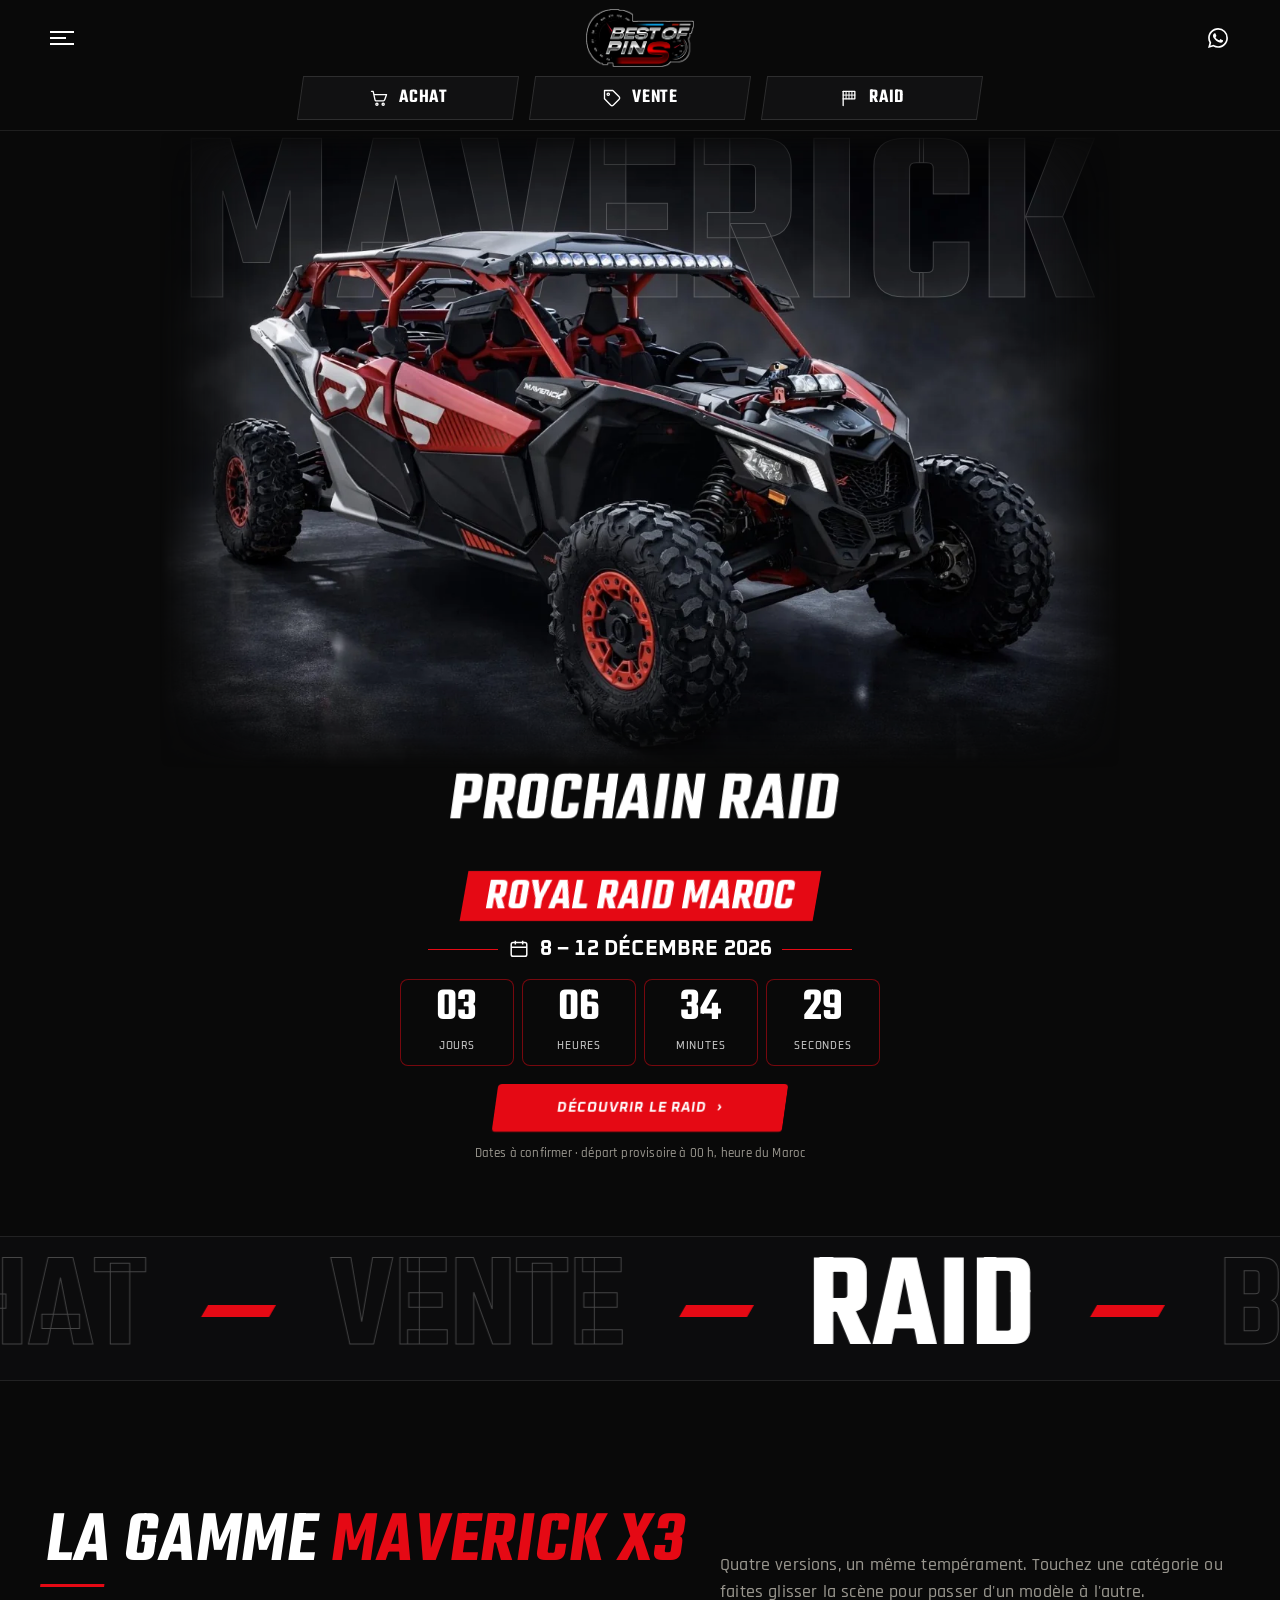
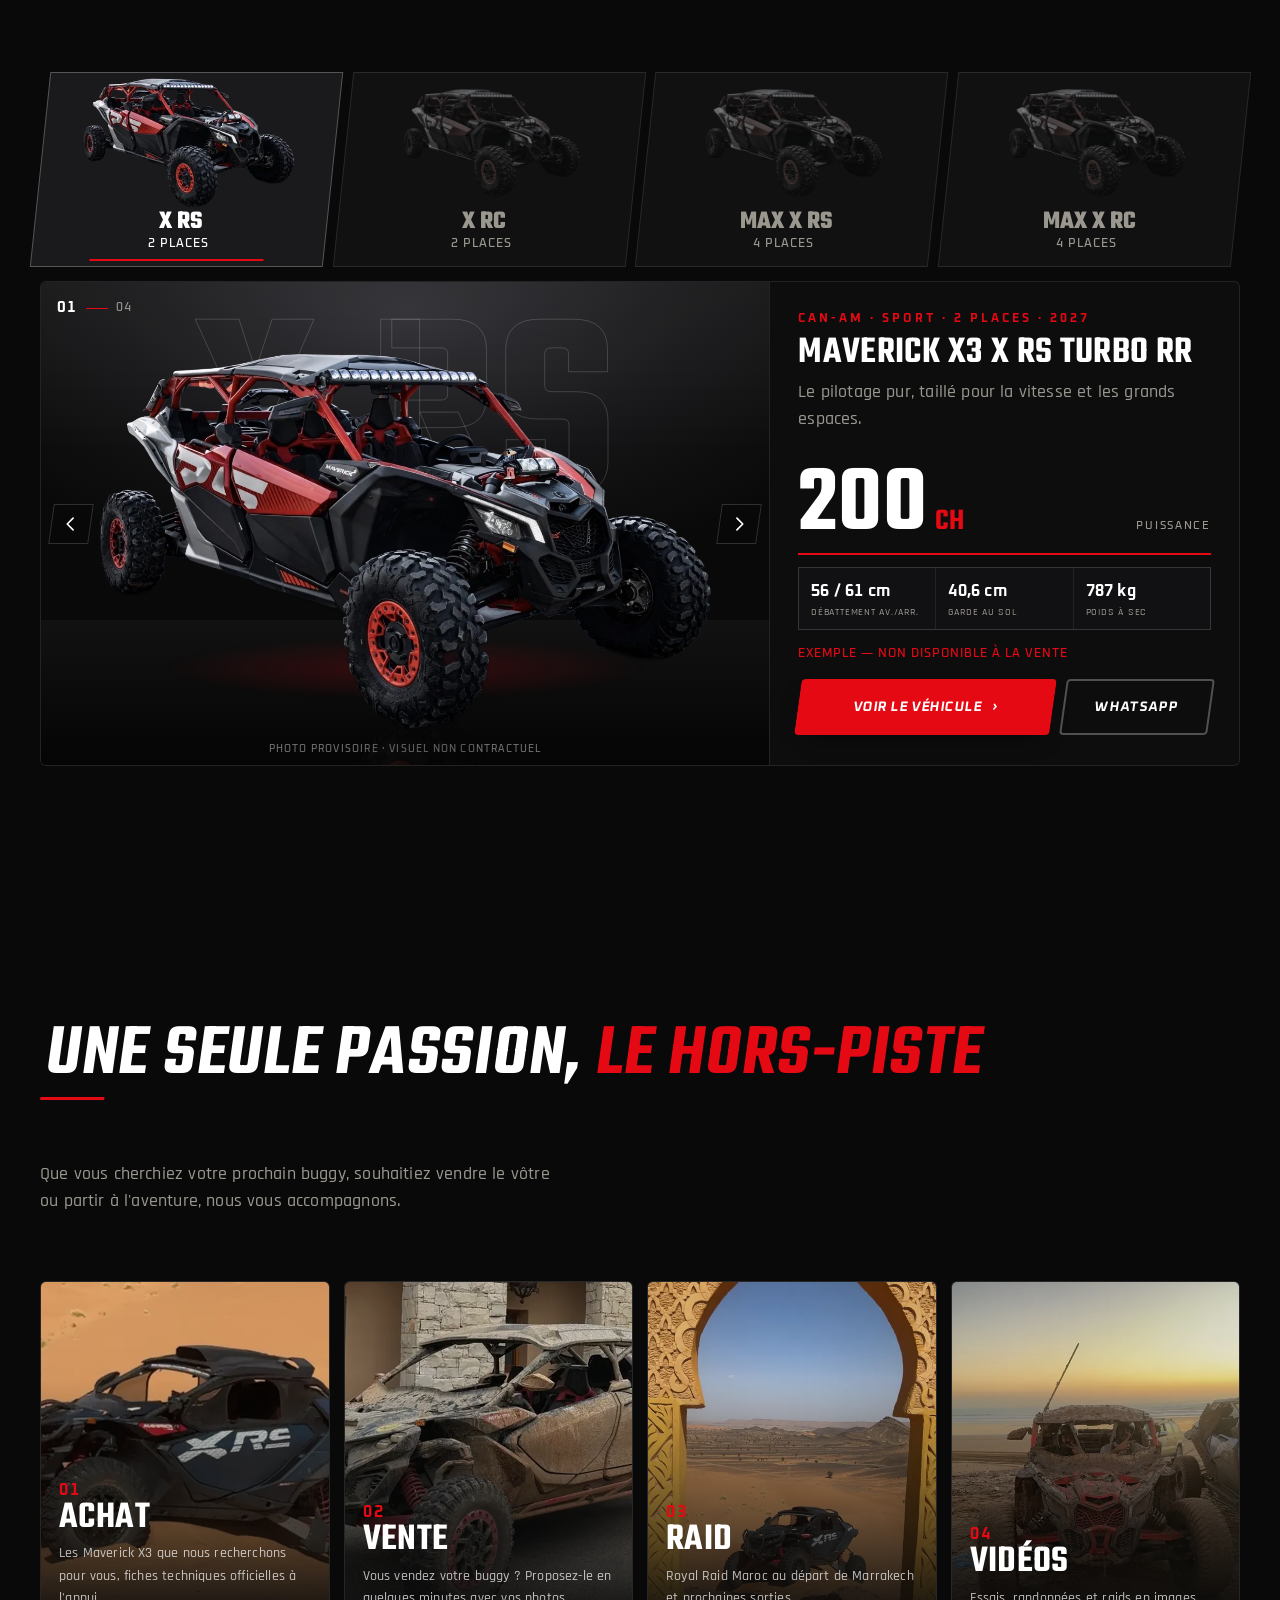
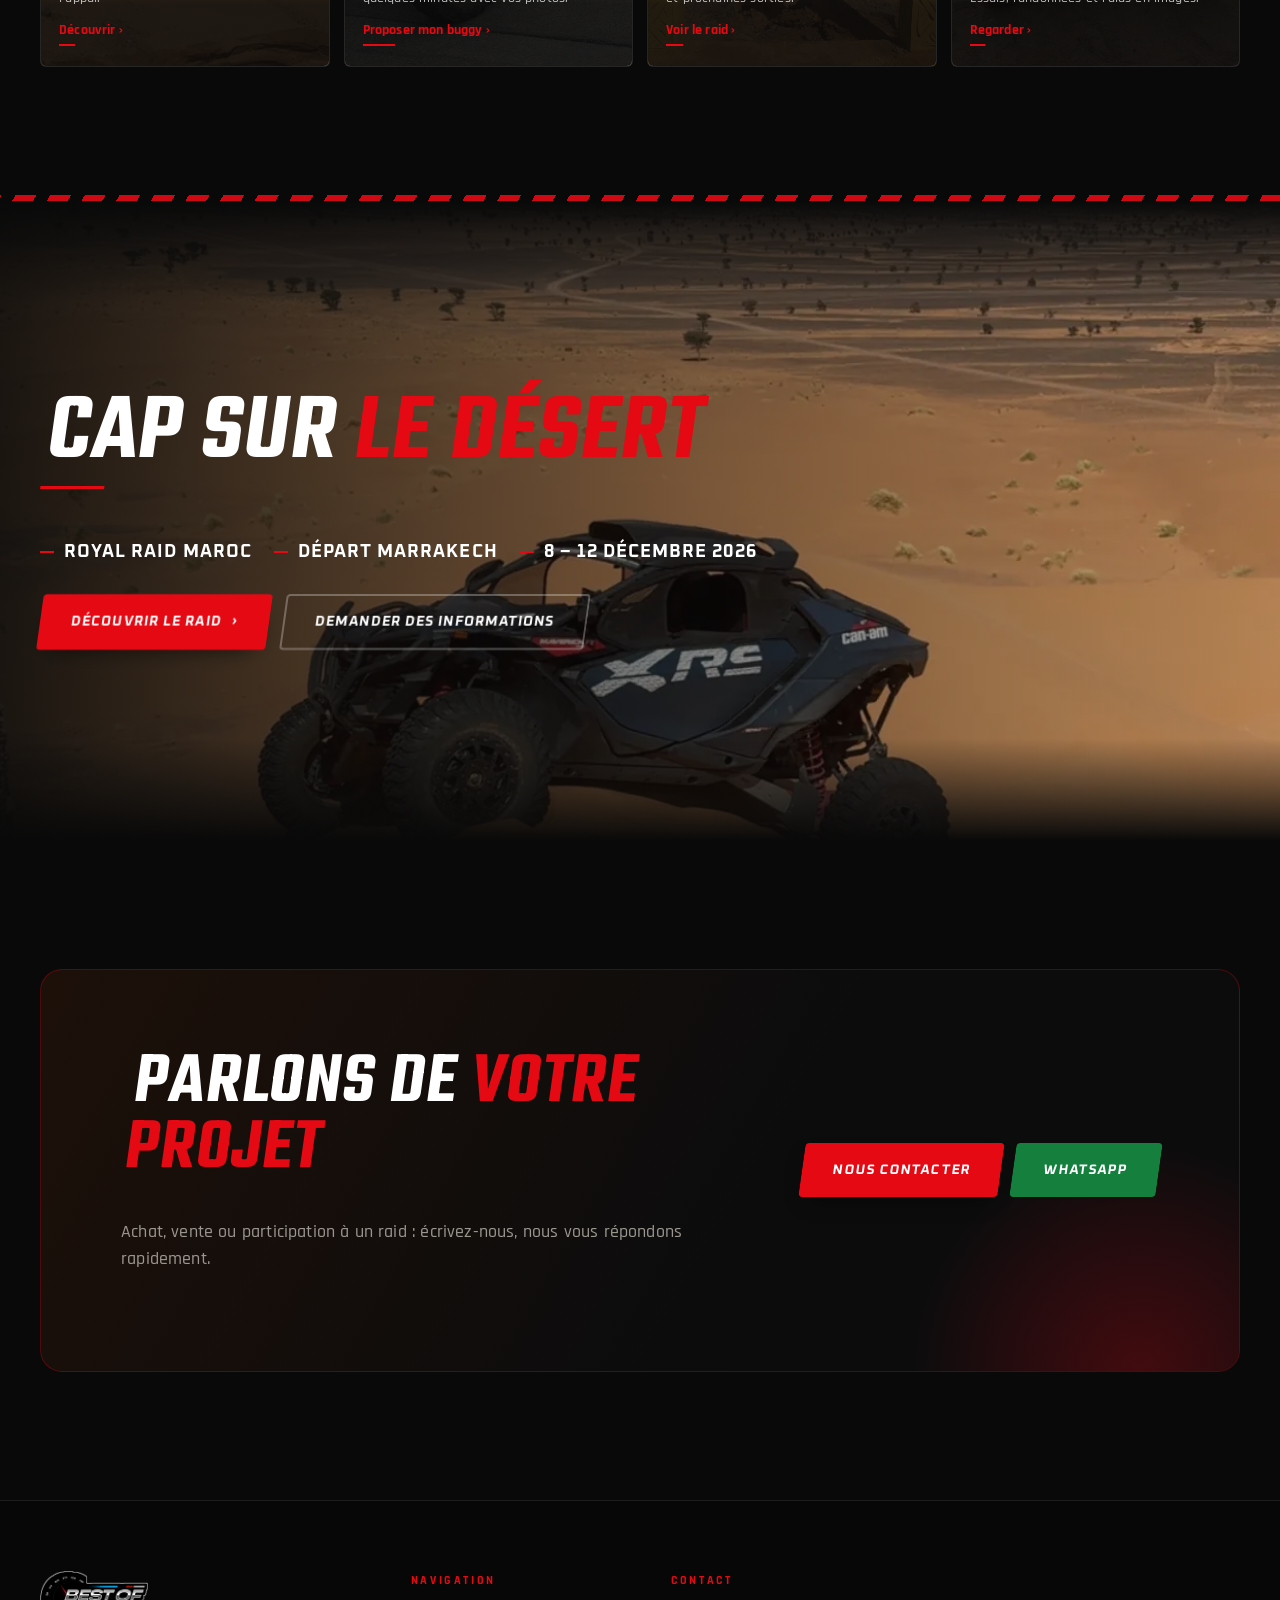
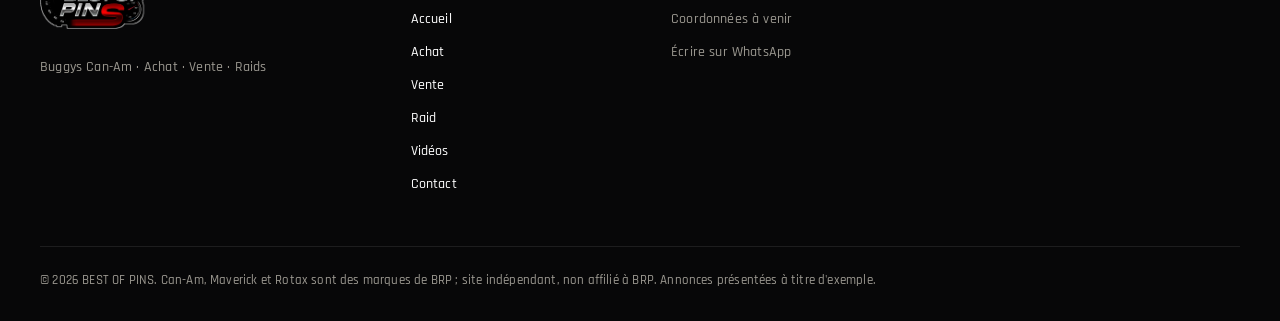
<file: index.html>
<!doctype html>
<html lang="fr">
<head>
  <meta charset="utf-8">
  <meta name="viewport" content="width=device-width, initial-scale=1, viewport-fit=cover">
  <meta name="theme-color" content="#090909">
  <title>BEST OF PINS — Buggys Can-Am : achat, vente, raids</title>
  <meta name="description" content="BEST OF PINS : spécialiste des buggys Can-Am. Achat, vente entre particuliers, raids et randonnées au Maroc.">
  <meta property="og:type" content="website">
  <meta property="og:site_name" content="BEST OF PINS">
  <meta property="og:locale" content="fr_FR">
  <meta property="og:title" content="BEST OF PINS — Buggys Can-Am : achat, vente, raids">
  <meta property="og:description" content="BEST OF PINS : spécialiste des buggys Can-Am. Achat, vente entre particuliers, raids et randonnées au Maroc.">
  <meta property="og:image" content="https://mohamedalibenaicha06-lgtm.github.io/prestige-auto/assets/og.jpg">
  <meta property="og:image:width" content="1200">
  <meta property="og:image:height" content="630">
  <meta name="twitter:card" content="summary_large_image">
  <link rel="icon" href="assets/favicon.png" type="image/png">
  <link rel="apple-touch-icon" href="assets/apple-touch-icon.png">
  <link rel="preconnect" href="https://fonts.googleapis.com">
  <link rel="preconnect" href="https://fonts.gstatic.com" crossorigin>
  <link href="https://fonts.googleapis.com/css2?family=Teko:wght@500;600&family=Rajdhani:wght@500;600;700&family=Oxanium:wght@600;700&display=swap" rel="stylesheet">
  <link rel="stylesheet" href="css/style.css">
  <link rel="stylesheet" href="css/sport.css">
  <script>(function(d){d.classList.add("fx");try{var s=sessionStorage;if(matchMedia("(prefers-reduced-motion: reduce)").matches);else if(s.getItem("bop-wipe")){s.removeItem("bop-wipe");d.classList.add("wipe-in")}else if(!s.getItem("bop-seen"))d.classList.add("intro");s.setItem("bop-seen","1")}catch(e){}setTimeout(function(){if(!d.classList.contains("js-ok")){d.classList.remove("fx");d.classList.add("no-fx")}},4000)})(document.documentElement)</script>
  <noscript><style>body{opacity:1}.reveal,.rise{opacity:1;transform:none}</style></noscript>
</head>
<body data-page="home">
  <header id="site-header" class="site-header"></header>

  <main>
    <section class="home-hero" aria-labelledby="home-title">
      <h1 class="sr-only" id="home-title">BEST OF PINS — buggys Can-Am : achat, vente et Royal Raid Maroc</h1>
      <figure class="xrs-photo" data-para="0.12">
        <div class="xrs-frame">
          <picture>
            <source media="(max-width: 700px)" srcset="media/xrs-studio-800.webp" width="800" height="530">
            <img src="media/xrs-studio.webp" width="1290" height="855" alt="Buggy Can-Am Maverick X3 rouge, noir et blanc photographié en studio sur fond noir" fetchpriority="high" decoding="async">
          </picture>
          <span class="xrs-word" aria-hidden="true"><span>Maverick</span></span>
          <picture class="xrs-cut" aria-hidden="true">
            <source media="(max-width: 700px)" srcset="media/xrs-studio-cut-800.webp" width="800" height="530">
            <img src="media/xrs-studio-cut.webp" width="1290" height="855" alt="" decoding="async">
          </picture>
        </div>
      </figure>
      <div class="container next-raid">
        <h2 class="nr-title">Prochain raid</h2>
        <p class="nr-badge"><span class="nr-w">Royal</span> <span class="nr-w">Raid</span> <span class="nr-w">Maroc</span></p>
        <p class="nr-dates"><svg viewBox="0 0 24 24" aria-hidden="true"><rect x="3.5" y="5" width="17" height="15" rx="2"/><path d="M3.5 10h17M8 3v4M16 3v4"/></svg><span>8 – 12 décembre 2026</span></p>
        <div class="countdown countdown-raid" data-countdown="raid" data-long="1" role="timer" aria-label="Temps restant avant le départ du Royal Raid Maroc"></div>
        <a class="btn btn-gold nr-cta" href="raids.html">Découvrir le raid <span class="arrow">›</span></a>
        <p class="nr-note">Dates à confirmer · départ provisoire à 00 h, heure du Maroc</p>
      </div>
    </section>

    <div class="ghost-band" aria-hidden="true">
      <div class="ghost-track"><span>Achat</span><i></i><span>Vente</span><i></i><b>Raid</b><i></i><span>Best of Pins</span><i></i><span>Achat</span><i></i><span>Vente</span><i></i><b>Raid</b><i></i><span>Best of Pins</span><i></i><span>Achat</span><i></i><span>Vente</span><i></i><b>Raid</b></div>
    </div>

    <section class="section showroom-section">
      <div class="container">
        <div class="section-head reveal">
          <div>
            <h2>La gamme <em>Maverick X3</em></h2>
          </div>
          <p class="muted">Quatre versions, un même tempérament. Touchez une catégorie ou faites glisser la scène pour passer d'un modèle à l'autre.</p>
        </div>
        <div class="showroom reveal" id="showroom"></div>
      </div>
    </section>

    <section class="section">
      <div class="container">
        <div class="section-head reveal">
          <div>
            <h2>Une seule passion, <em>le hors-piste</em></h2>
          </div>
          <p class="muted">Que vous cherchiez votre prochain buggy, souhaitiez vendre le vôtre ou partir à l'aventure, nous vous accompagnons.</p>
        </div>
        <div class="tiles posters">
          <a class="tile poster reveal" href="achat.html"><div class="tile-img" data-photo="affAchat"></div><div class="tile-txt"><span class="tile-num">01</span><h3>Achat</h3><p>Les Maverick X3 que nous recherchons pour vous, fiches techniques officielles à l'appui.</p><span class="tile-go">Découvrir ›</span></div></a>
          <a class="tile poster reveal" href="vente.html"><div class="tile-img" data-photo="affVente"></div><div class="tile-txt"><span class="tile-num">02</span><h3>Vente</h3><p>Vous vendez votre buggy ? Proposez-le en quelques minutes avec vos photos.</p><span class="tile-go">Proposer mon buggy ›</span></div></a>
          <a class="tile poster reveal" href="raids.html"><div class="tile-img" data-photo="affRaid"></div><div class="tile-txt"><span class="tile-num">03</span><h3>Raid</h3><p>Royal Raid Maroc au départ de Marrakech et prochaines sorties.</p><span class="tile-go">Voir le raid ›</span></div></a>
          <a class="tile poster reveal" href="videos.html"><div class="tile-img" data-photo="affVideos"></div><div class="tile-txt"><span class="tile-num">04</span><h3>Vidéos</h3><p>Essais, randonnées et raids en images.</p><span class="tile-go">Regarder ›</span></div></a>
        </div>
      </div>
    </section>


    <div class="stripe" aria-hidden="true"></div>
    <section class="section raid-band" aria-labelledby="rb-title">
      <div class="raid-band-bg" data-photo="hero" data-scene="dunes" data-depth aria-hidden="true"></div>
      <div class="container raid-band-inner">
        <div class="section-head reveal" style="margin-bottom:0;display:block">
          <h2 id="rb-title">Cap sur <em>le désert</em></h2>
        </div>
        <ul class="rb-facts reveal">
          <li>Royal Raid Maroc</li><li>Départ Marrakech</li><li>8 – 12 décembre 2026</li>
        </ul>
        <div class="hero-actions reveal">
          <a class="btn btn-gold" href="raids.html">Découvrir le raid <span class="arrow">›</span></a>
          <a class="btn btn-outline" href="contact.html?sujet=raid">Demander des informations</a>
        </div>
      </div>
    </section>

    <section class="section">
      <div class="container">
        <div class="cta reveal">
          <div>
            <h2>Parlons de <em>votre projet</em></h2>
            <p class="muted">Achat, vente ou participation à un raid : écrivez-nous, nous vous répondons rapidement.</p>
          </div>
          <div class="cta-actions">
            <a class="btn btn-gold" href="contact.html">Nous contacter</a>
            <a class="btn btn-wa js-wa" href="#" target="_blank" rel="noopener">WhatsApp</a>
          </div>
        </div>
      </div>
    </section>
  </main>

  <footer id="site-footer" class="site-footer"></footer>

  <script src="js/data.js"></script>
  <script src="js/art.js"></script>
  <script src="js/main.js"></script>
  <script src="js/pages.js"></script>
  <script defer src="js/vendor/gsap.min.js"></script>
  <script defer src="js/vendor/ScrollTrigger.min.js"></script>
  <script defer src="js/motion.js"></script>
</body>
</html>
</file>
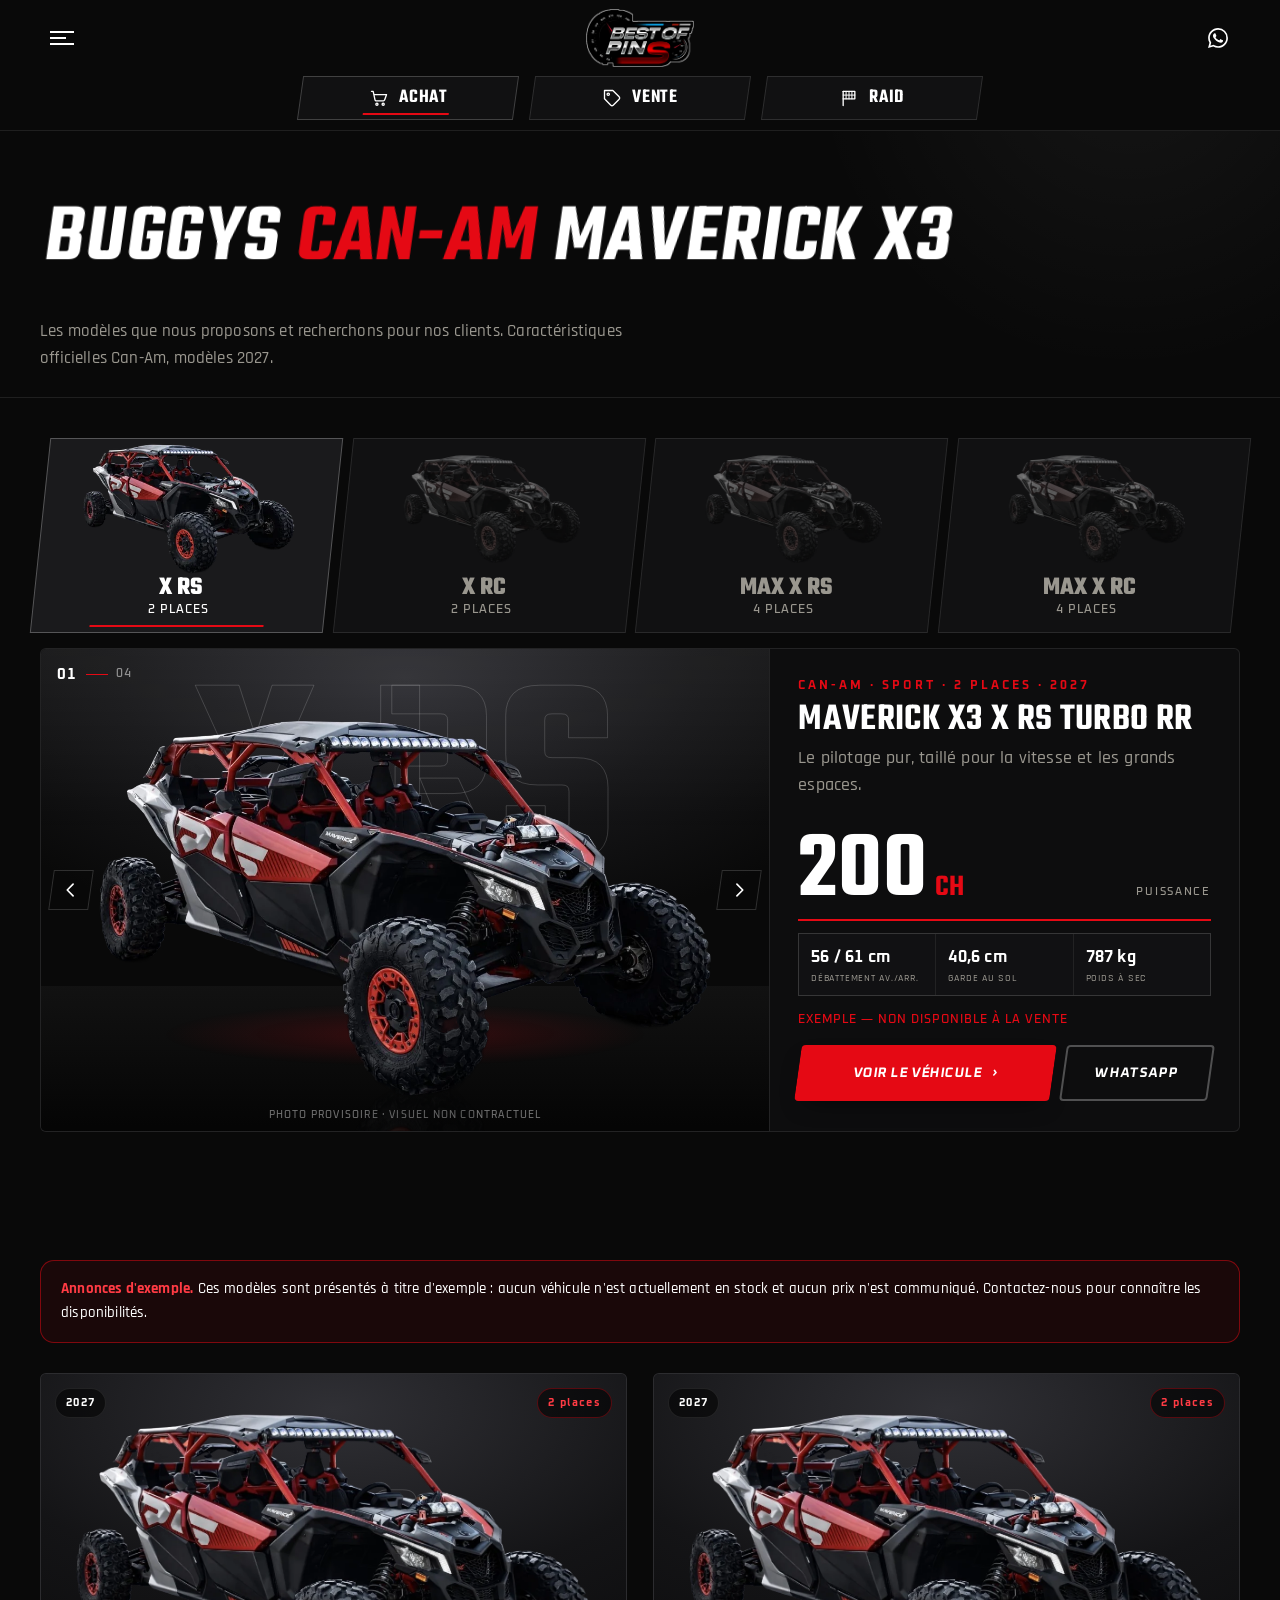
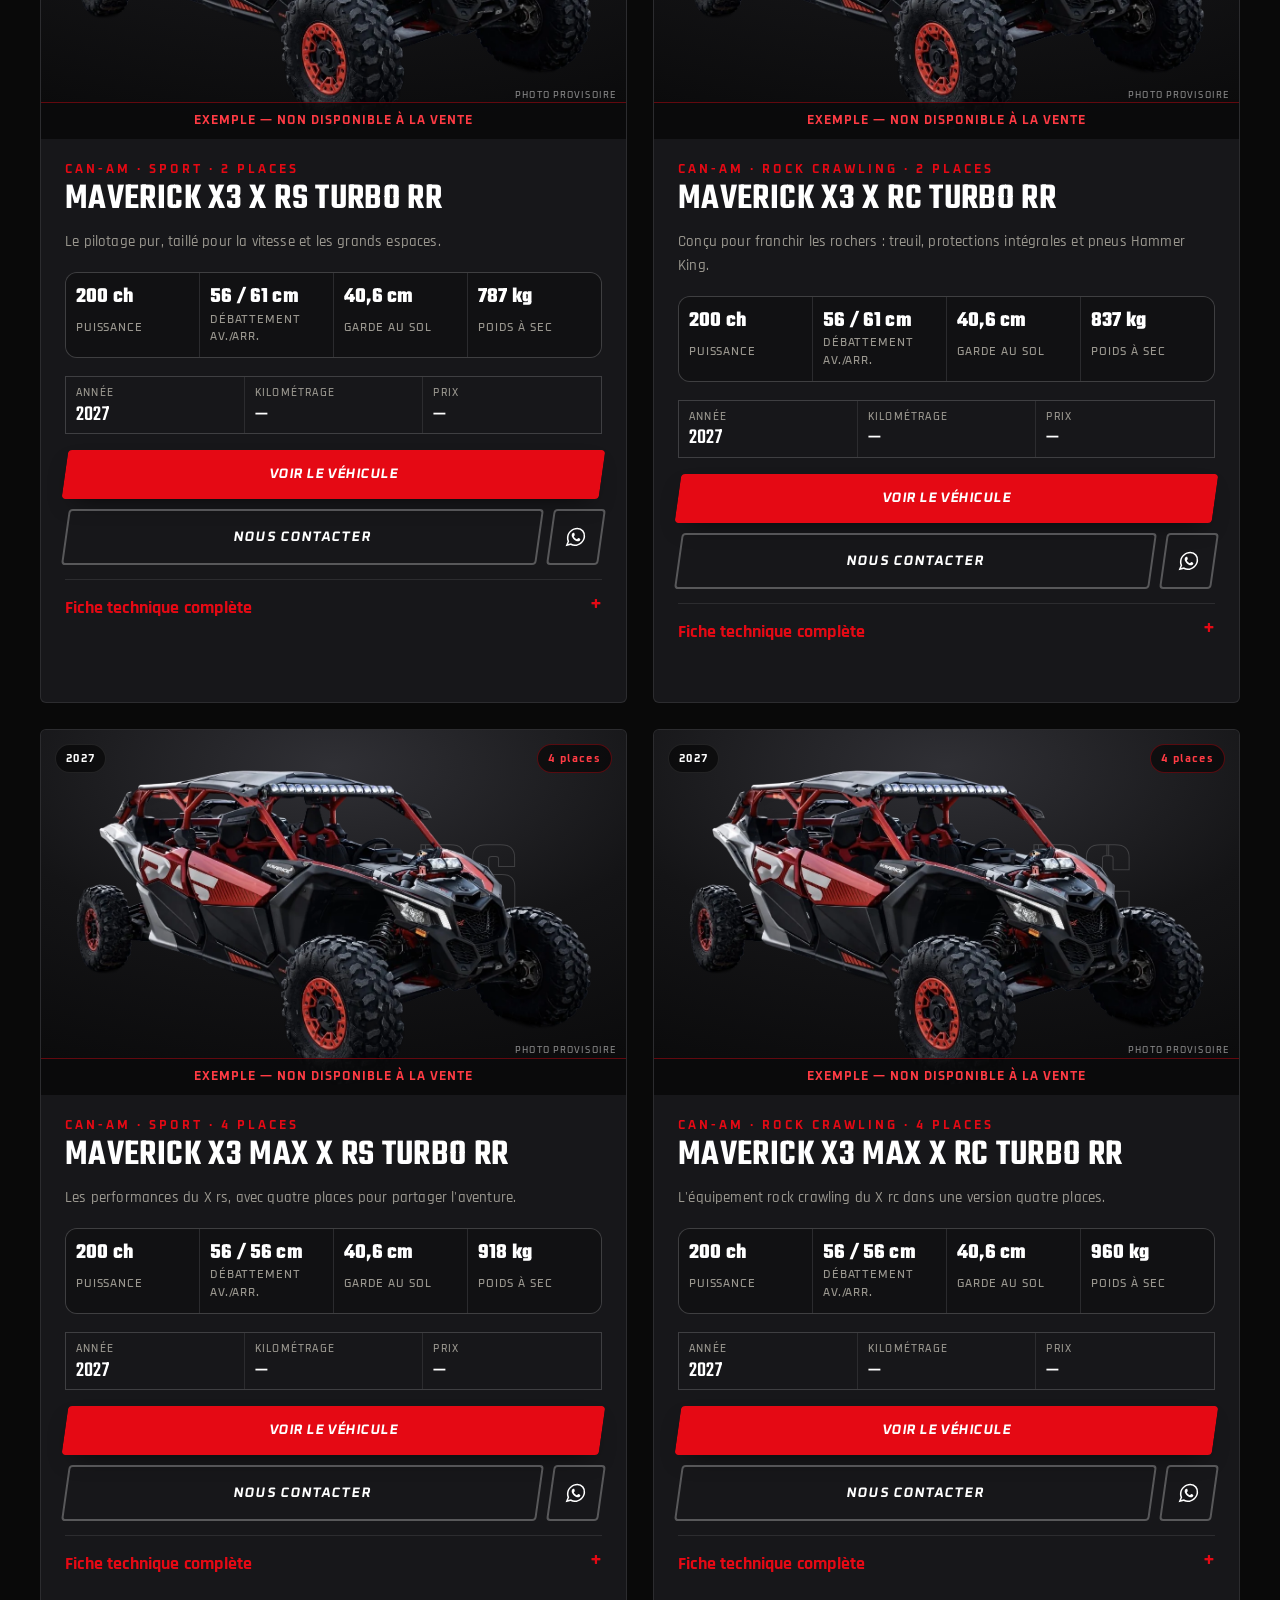
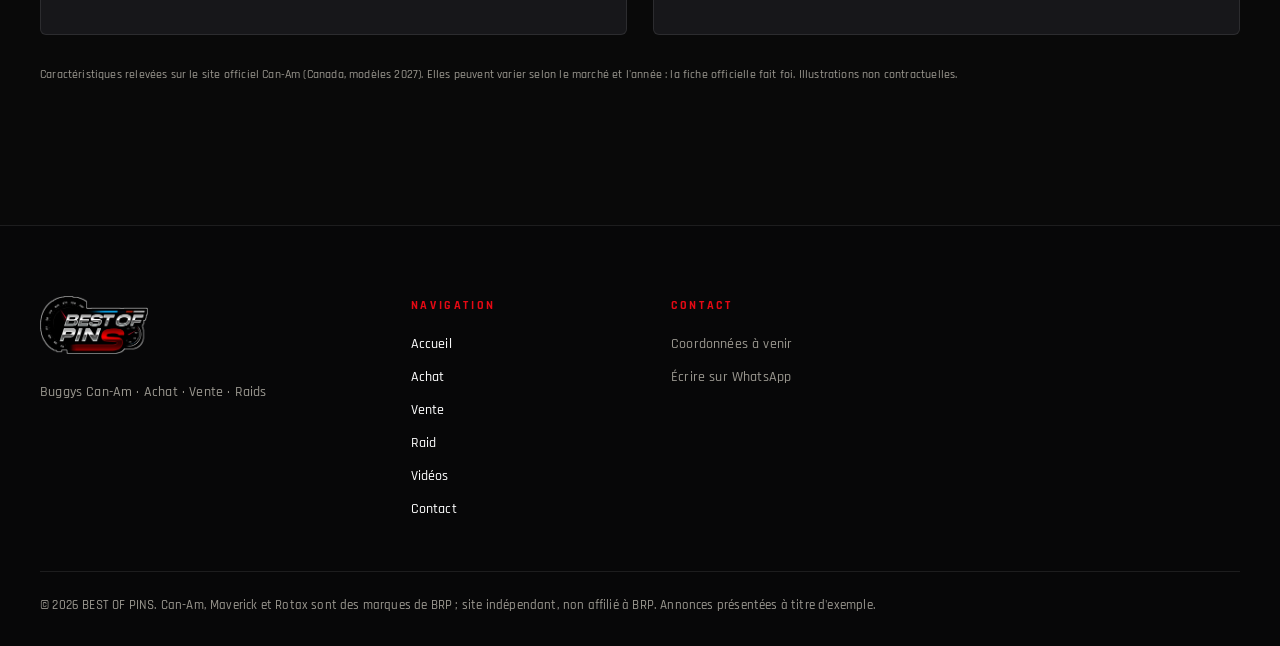
<file: achat.html>
<!doctype html>
<html lang="fr">
<head>
  <meta charset="utf-8">
  <meta name="viewport" content="width=device-width, initial-scale=1, viewport-fit=cover">
  <meta name="theme-color" content="#090909">
  <title>Achat — Buggys Can-Am Maverick X3 | BEST OF PINS</title>
  <meta name="description" content="Modèles Can-Am Maverick X3 X rs, X rc et MAX : caractéristiques officielles. Annonces d'exemple.">
  <meta property="og:type" content="website">
  <meta property="og:site_name" content="BEST OF PINS">
  <meta property="og:locale" content="fr_FR">
  <meta property="og:title" content="Achat — Buggys Can-Am Maverick X3 | BEST OF PINS">
  <meta property="og:description" content="Modèles Can-Am Maverick X3 X rs, X rc et MAX : caractéristiques officielles. Annonces d'exemple.">
  <meta property="og:image" content="https://mohamedalibenaicha06-lgtm.github.io/prestige-auto/assets/og.jpg">
  <meta property="og:image:width" content="1200">
  <meta property="og:image:height" content="630">
  <meta name="twitter:card" content="summary_large_image">
  <link rel="icon" href="assets/favicon.png" type="image/png">
  <link rel="apple-touch-icon" href="assets/apple-touch-icon.png">
  <link rel="preconnect" href="https://fonts.googleapis.com">
  <link rel="preconnect" href="https://fonts.gstatic.com" crossorigin>
  <link href="https://fonts.googleapis.com/css2?family=Teko:wght@500;600&family=Rajdhani:wght@500;600;700&family=Oxanium:wght@600;700&display=swap" rel="stylesheet">
  <link rel="stylesheet" href="css/style.css">
  <link rel="stylesheet" href="css/sport.css">
  <script>(function(d){d.classList.add("fx");try{var s=sessionStorage;if(matchMedia("(prefers-reduced-motion: reduce)").matches);else if(s.getItem("bop-wipe")){s.removeItem("bop-wipe");d.classList.add("wipe-in")}else if(!s.getItem("bop-seen"))d.classList.add("intro");s.setItem("bop-seen","1")}catch(e){}setTimeout(function(){if(!d.classList.contains("js-ok")){d.classList.remove("fx");d.classList.add("no-fx")}},4000)})(document.documentElement)</script>
  <noscript><style>body{opacity:1}.reveal,.rise{opacity:1;transform:none}</style></noscript>
</head>
<body data-page="achat">
  <header id="site-header" class="site-header"></header>

  <main>
    <section class="page-hero page-hero-compact">
      <div class="container">
        <h1 class="rise d1">Buggys <em>Can-Am</em> Maverick X3</h1>
        <p class="rise d2">Les modèles que nous proposons et recherchons pour nos clients. Caractéristiques officielles Can-Am, modèles 2027.</p>
      </div>
    </section>

    <section class="section showroom-section" style="padding-top:40px">
      <div class="container"><div class="showroom reveal" id="showroom"></div></div>
    </section>

    <section class="section" style="padding-top:0">
      <div class="container">
        <div class="notice reveal" role="note">
          <strong>Annonces d'exemple.</strong> Ces modèles sont présentés à titre d'exemple : aucun véhicule n'est actuellement en stock et aucun prix n'est communiqué. Contactez-nous pour connaître les disponibilités.
        </div>
        <div class="model-grid" id="models"></div>
        <p class="muted small-print">Caractéristiques relevées sur le site officiel Can-Am (Canada, modèles 2027). Elles peuvent varier selon le marché et l'année : la fiche officielle fait foi. Illustrations non contractuelles.</p>
      </div>
    </section>
  </main>

  <footer id="site-footer" class="site-footer"></footer>

  <script src="js/data.js"></script>
  <script src="js/art.js"></script>
  <script src="js/main.js"></script>
  <script src="js/pages.js"></script>
  <script defer src="js/vendor/gsap.min.js"></script>
  <script defer src="js/vendor/ScrollTrigger.min.js"></script>
  <script defer src="js/motion.js"></script>
</body>
</html>
</file>
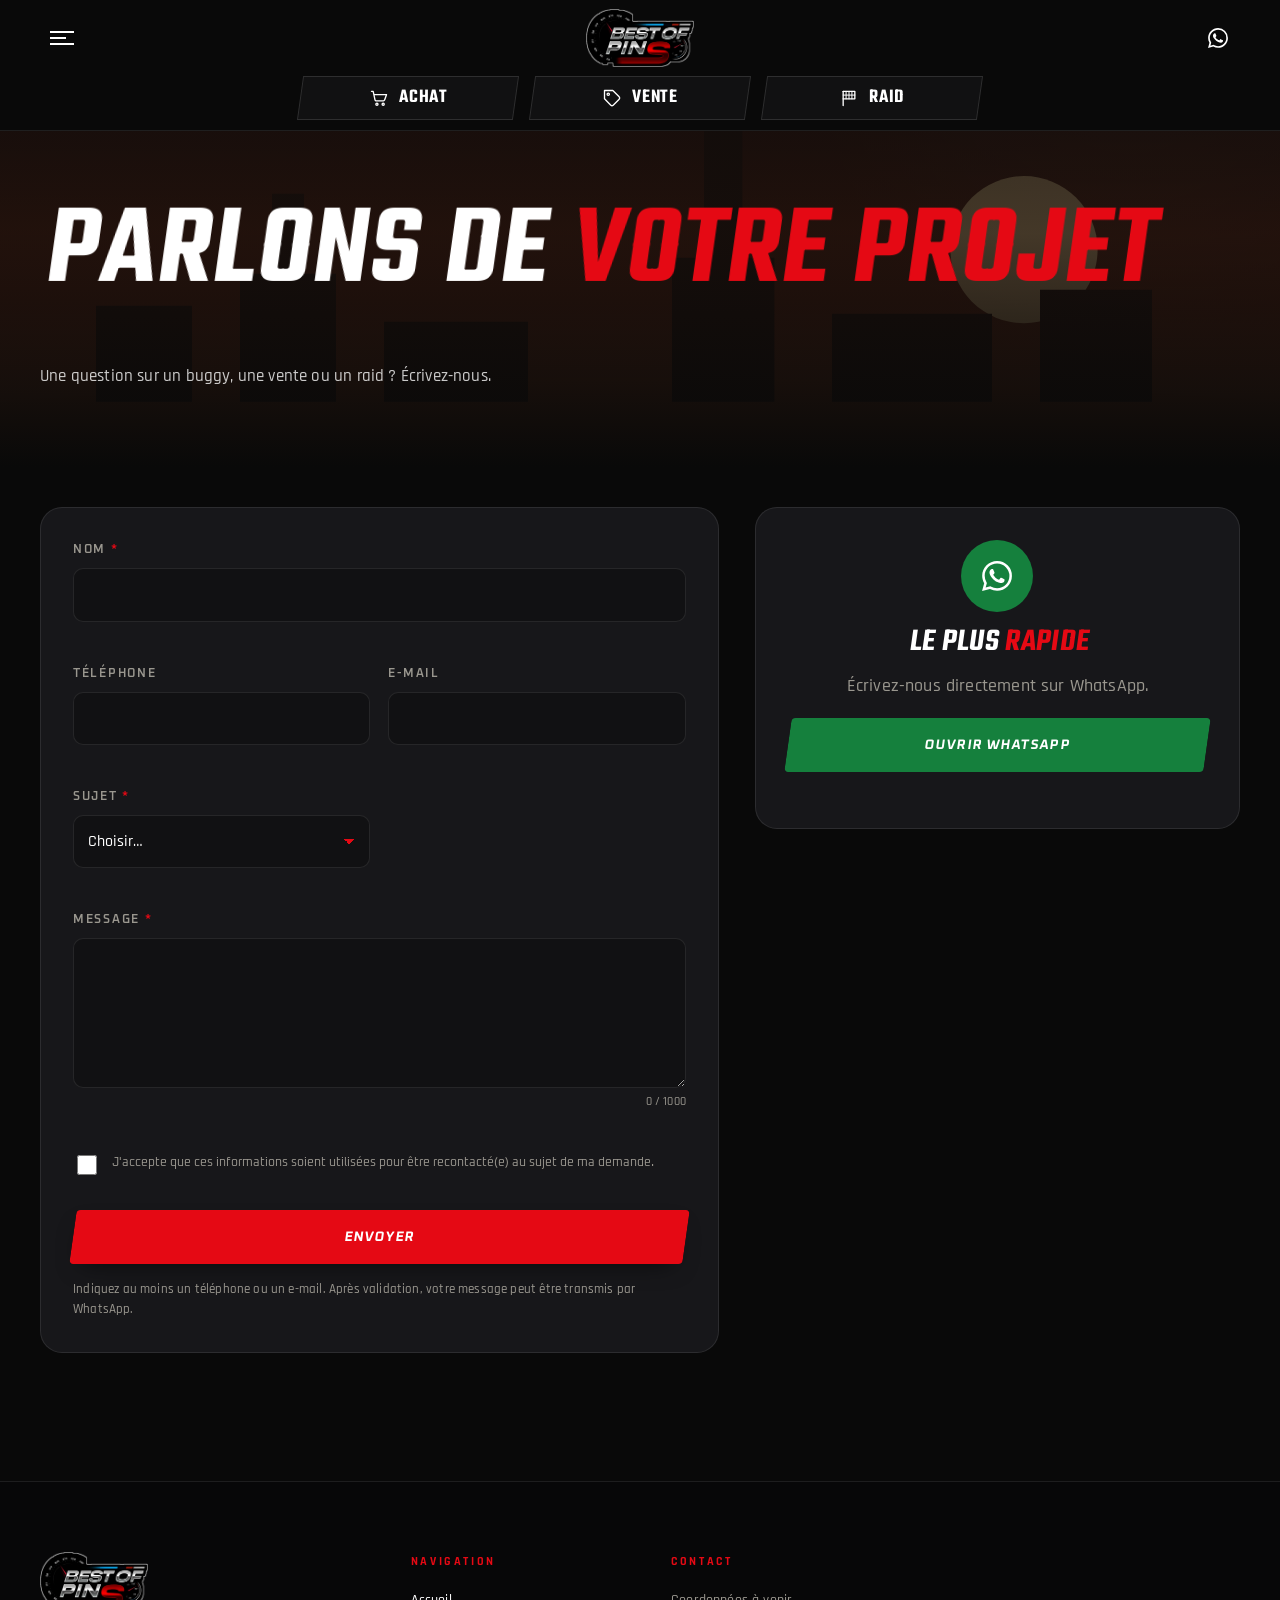
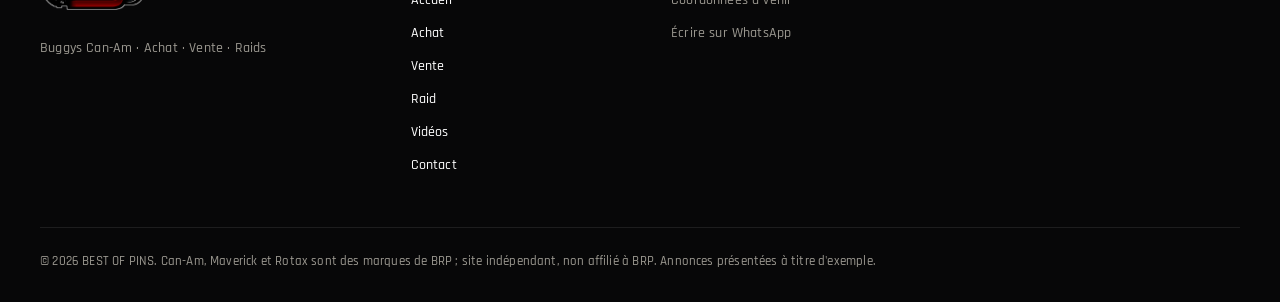
<file: contact.html>
<!doctype html>
<html lang="fr">
<head>
  <meta charset="utf-8">
  <meta name="viewport" content="width=device-width, initial-scale=1, viewport-fit=cover">
  <meta name="theme-color" content="#090909">
  <title>Contact | BEST OF PINS</title>
  <meta name="description" content="Contactez BEST OF PINS par WhatsApp ou via le formulaire.">
  <meta property="og:type" content="website">
  <meta property="og:site_name" content="BEST OF PINS">
  <meta property="og:locale" content="fr_FR">
  <meta property="og:title" content="Contact | BEST OF PINS">
  <meta property="og:description" content="Contactez BEST OF PINS par WhatsApp ou via le formulaire.">
  <meta property="og:image" content="https://mohamedalibenaicha06-lgtm.github.io/prestige-auto/assets/og.jpg">
  <meta property="og:image:width" content="1200">
  <meta property="og:image:height" content="630">
  <meta name="twitter:card" content="summary_large_image">
  <link rel="icon" href="assets/favicon.png" type="image/png">
  <link rel="apple-touch-icon" href="assets/apple-touch-icon.png">
  <link rel="preconnect" href="https://fonts.googleapis.com">
  <link rel="preconnect" href="https://fonts.gstatic.com" crossorigin>
  <link href="https://fonts.googleapis.com/css2?family=Teko:wght@500;600&family=Rajdhani:wght@500;600;700&family=Oxanium:wght@600;700&display=swap" rel="stylesheet">
  <link rel="stylesheet" href="css/style.css">
  <link rel="stylesheet" href="css/sport.css">
  <script>(function(d){d.classList.add("fx");try{var s=sessionStorage;if(matchMedia("(prefers-reduced-motion: reduce)").matches);else if(s.getItem("bop-wipe")){s.removeItem("bop-wipe");d.classList.add("wipe-in")}else if(!s.getItem("bop-seen"))d.classList.add("intro");s.setItem("bop-seen","1")}catch(e){}setTimeout(function(){if(!d.classList.contains("js-ok")){d.classList.remove("fx");d.classList.add("no-fx")}},4000)})(document.documentElement)</script>
  <noscript><style>body{opacity:1}.reveal,.rise{opacity:1;transform:none}</style></noscript>
</head>
<body data-page="contact">
  <header id="site-header" class="site-header"></header>

  <main>
    <section class="page-hero page-hero-art">
      <div class="page-hero-bg" data-scene="city" aria-hidden="true"></div>
      <div class="container">
        <h1 class="rise d1">Parlons de <em>votre projet</em></h1>
        <p class="rise d2">Une question sur un buggy, une vente ou un raid ? Écrivez-nous.</p>
      </div>
    </section>

    <section class="section" style="padding-top:40px">
      <div class="container contact-layout">
        <div class="panel reveal">
          <form id="contact-form" novalidate>
            <div class="form-grid">
              <div class="field field-full">
                <label for="name">Nom <span class="req">*</span></label>
                <input class="input" id="name" name="name" type="text" autocomplete="name" required maxlength="80">
                <p class="field-error" aria-live="polite"></p>
              </div>
              <div class="field">
                <label for="phone">Téléphone</label>
                <input class="input" id="phone" name="phone" type="tel" autocomplete="tel" inputmode="tel">
                <p class="field-error" aria-live="polite"></p>
              </div>
              <div class="field">
                <label for="email">E-mail</label>
                <input class="input" id="email" name="email" type="email" autocomplete="email" inputmode="email">
                <p class="field-error" aria-live="polite"></p>
              </div>
              <div class="field">
                <label for="subject">Sujet <span class="req">*</span></label>
                <select class="select" id="subject" name="subject" required>
                  <option value="">Choisir…</option>
                  <option value="achat">Achat d'un buggy</option>
                  <option value="vente">Vente de mon buggy</option>
                  <option value="raid">Raids & randonnées</option>
                  <option value="autre">Autre</option>
                </select>
                <p class="field-error" aria-live="polite"></p>
              </div>
              <div class="field" id="model-field">
                <label for="model-select">Modèle</label>
                <select class="select" id="model-select" name="model">
                  <option value="">Aucun en particulier</option>
                </select>
                <p class="field-error"></p>
              </div>
              <div class="field field-full">
                <label for="message">Message <span class="req">*</span></label>
                <textarea class="textarea" id="message" name="message" required maxlength="1000"></textarea>
                <span class="counter" id="counter">0 / 1000</span>
                <p class="field-error" aria-live="polite"></p>
              </div>
              <div class="field field-full">
                <label class="check" for="consent">
                  <input type="checkbox" id="consent" name="consent" required>
                  <span>J'accepte que ces informations soient utilisées pour être recontacté(e) au sujet de ma demande.</span>
                </label>
                <p class="field-error" aria-live="polite"></p>
              </div>
            </div>
            <button type="submit" class="btn btn-gold btn-block">Envoyer</button>
            <p class="form-note">Indiquez au moins un téléphone ou un e-mail. Après validation, votre message peut être transmis par WhatsApp.</p>
          </form>
          <div class="form-success" id="form-success" role="status" tabindex="-1">
            <div class="tick" aria-hidden="true">✓</div>
            <h2>Merci <em id="success-name"></em></h2>
            <p class="muted">Votre message est prêt. Touchez « Envoyer via WhatsApp » pour nous le transmettre.</p>
            <div class="success-actions">
              <a class="btn btn-wa js-success-wa" href="#" target="_blank" rel="noopener">Envoyer via WhatsApp</a>
              <button type="button" class="btn btn-outline js-new">Nouvelle demande</button>
            </div>
          </div>
        </div>
        <aside class="reveal">
          <div class="panel wa-panel">
            <div class="wa-big" aria-hidden="true" id="wa-icon"></div>
            <h2>Le plus <em>rapide</em></h2>
            <p class="muted">Écrivez-nous directement sur WhatsApp.</p>
            <a class="btn btn-wa btn-block js-wa" href="#" target="_blank" rel="noopener">Ouvrir WhatsApp</a>
            <ul class="info-list" id="info-list"></ul>
          </div>
        </aside>
      </div>
    </section>
  </main>

  <footer id="site-footer" class="site-footer"></footer>

  <script src="js/data.js"></script>
  <script src="js/art.js"></script>
  <script src="js/main.js"></script>
  <script src="js/forms.js"></script>
  <script src="js/contact.js"></script>
</body>
</html>
</file>
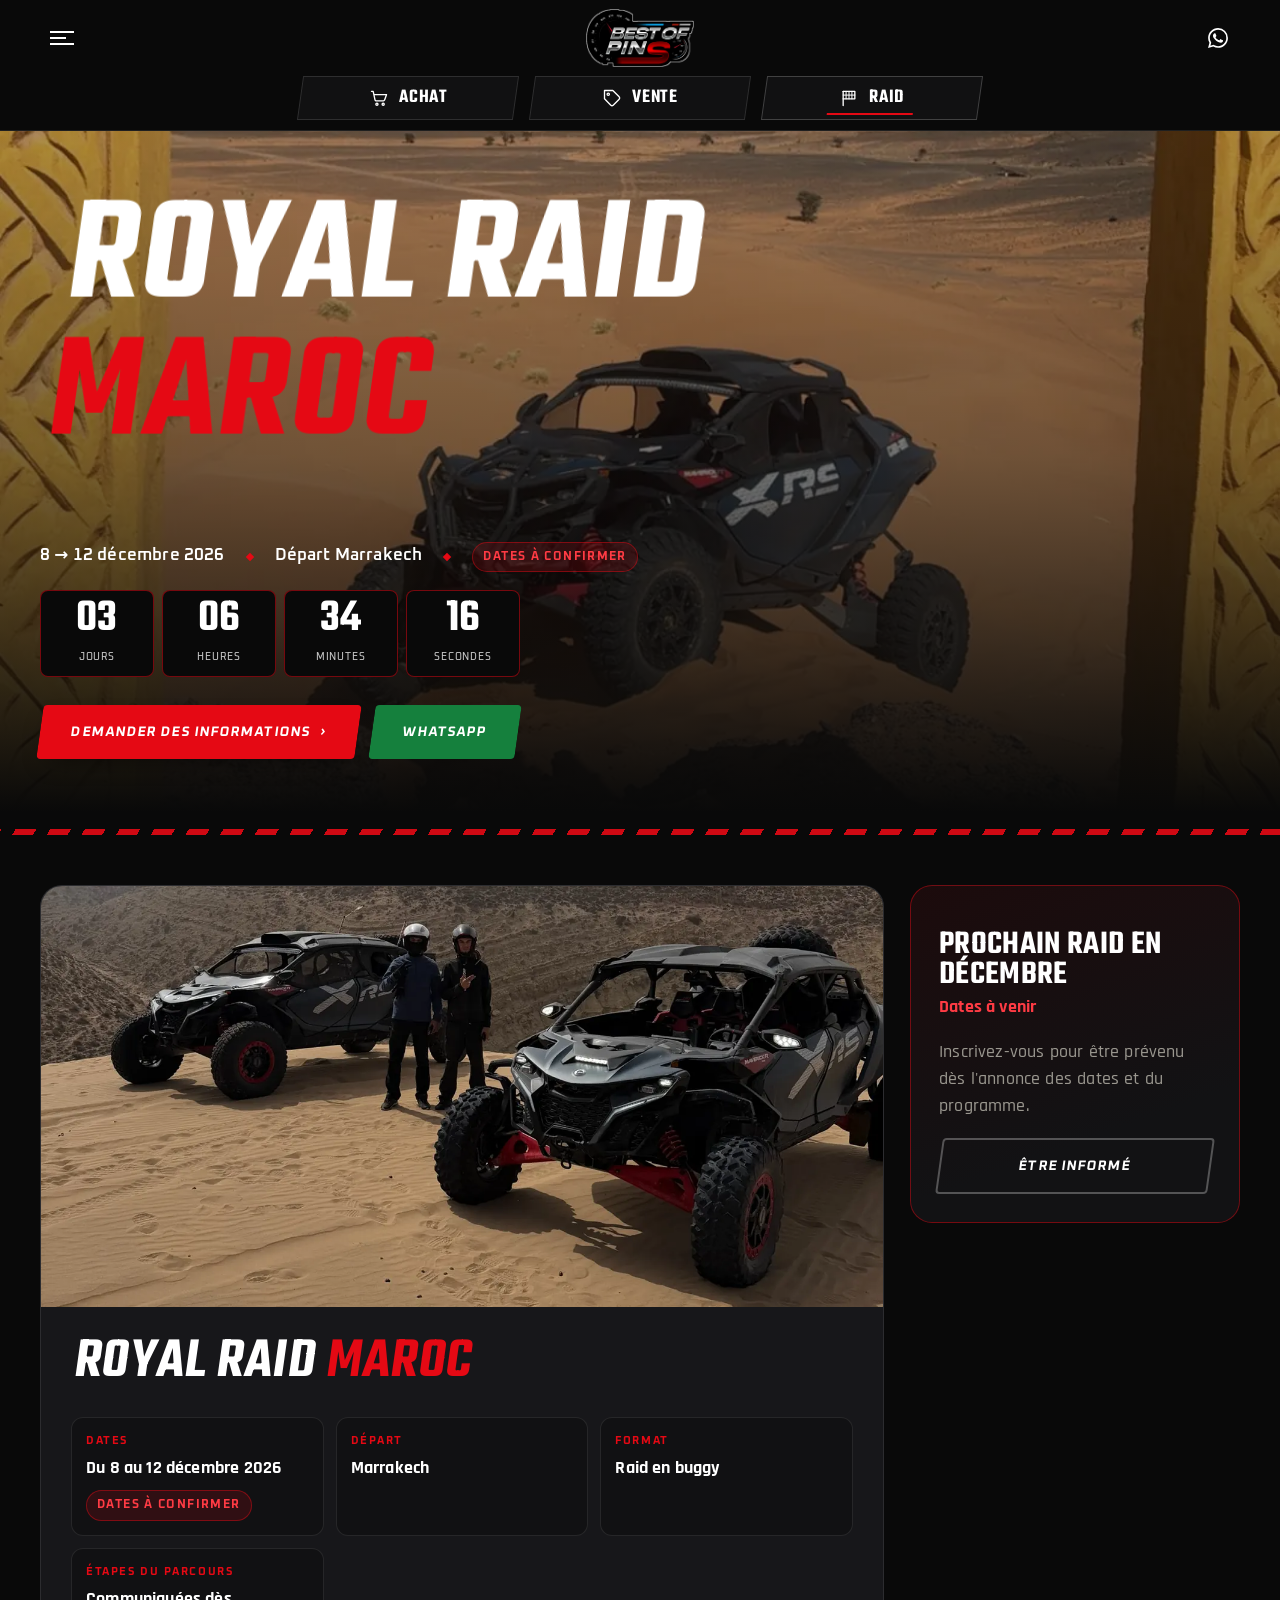
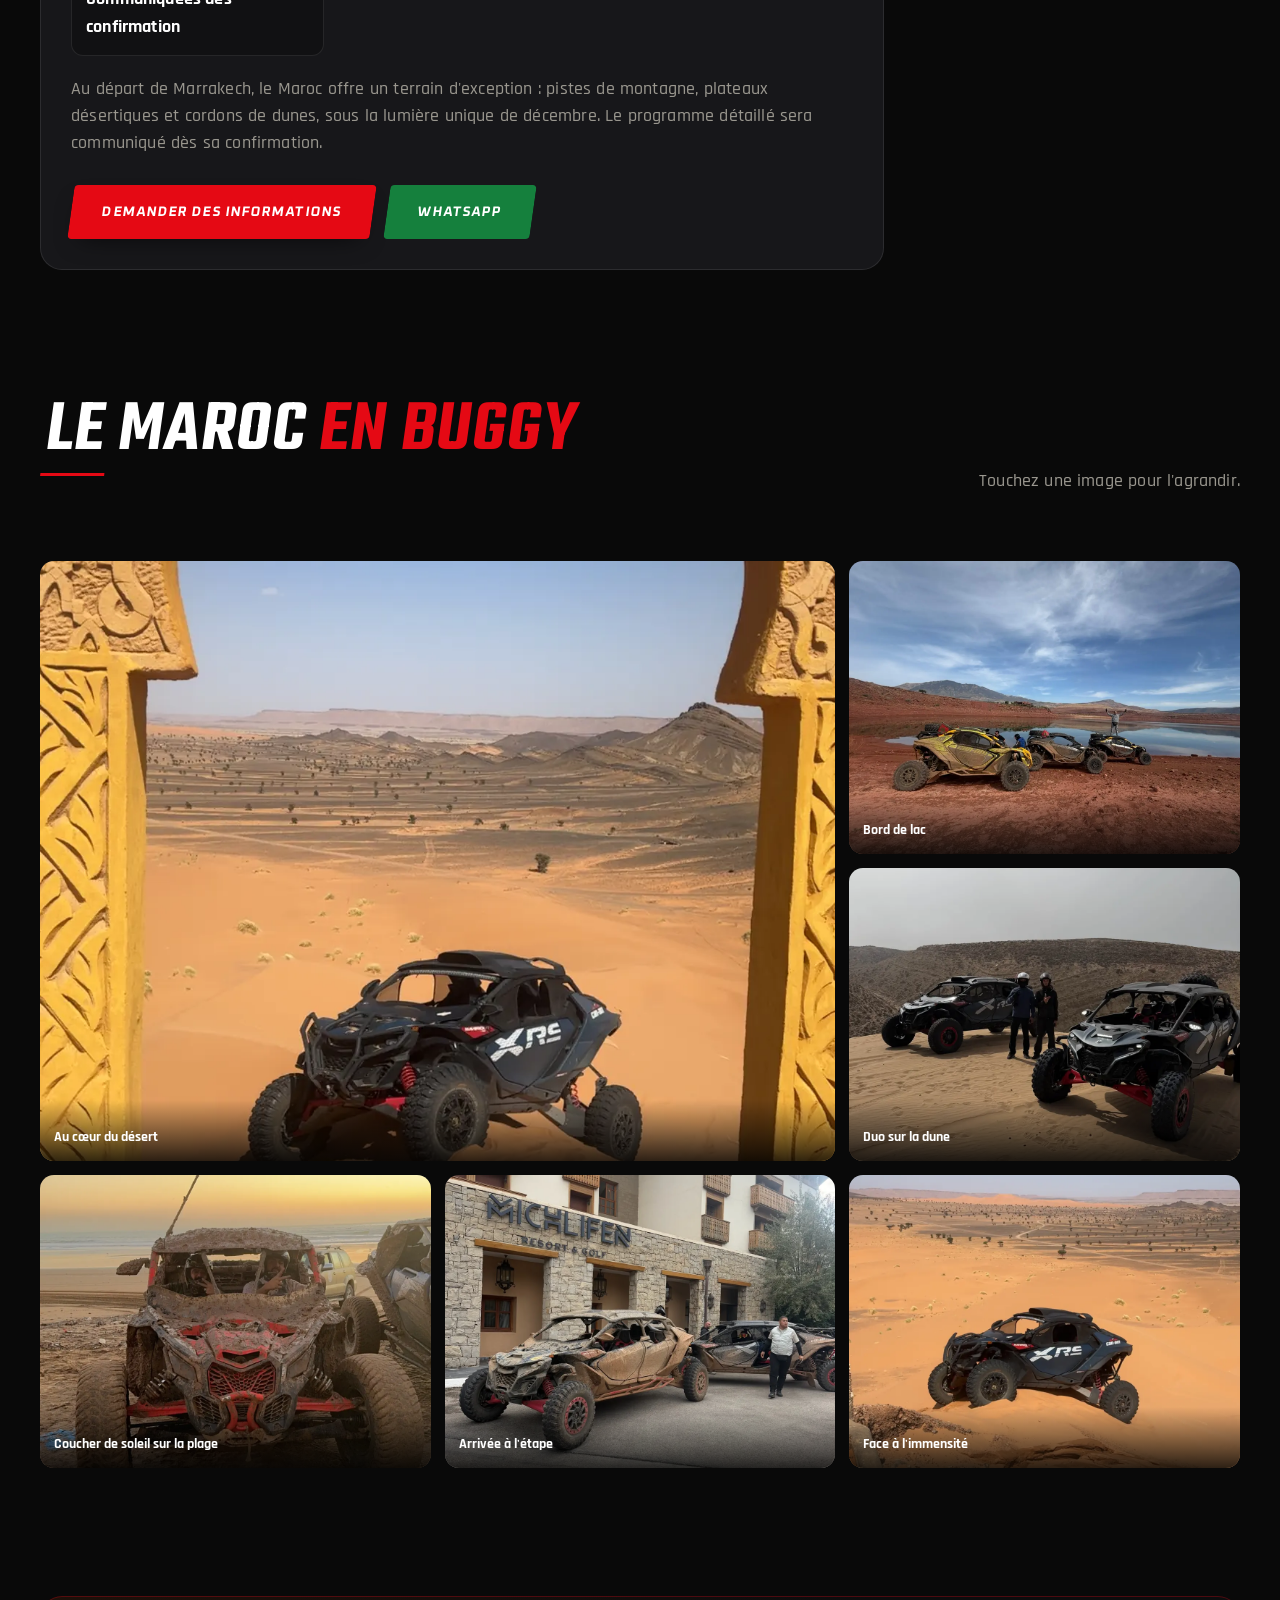
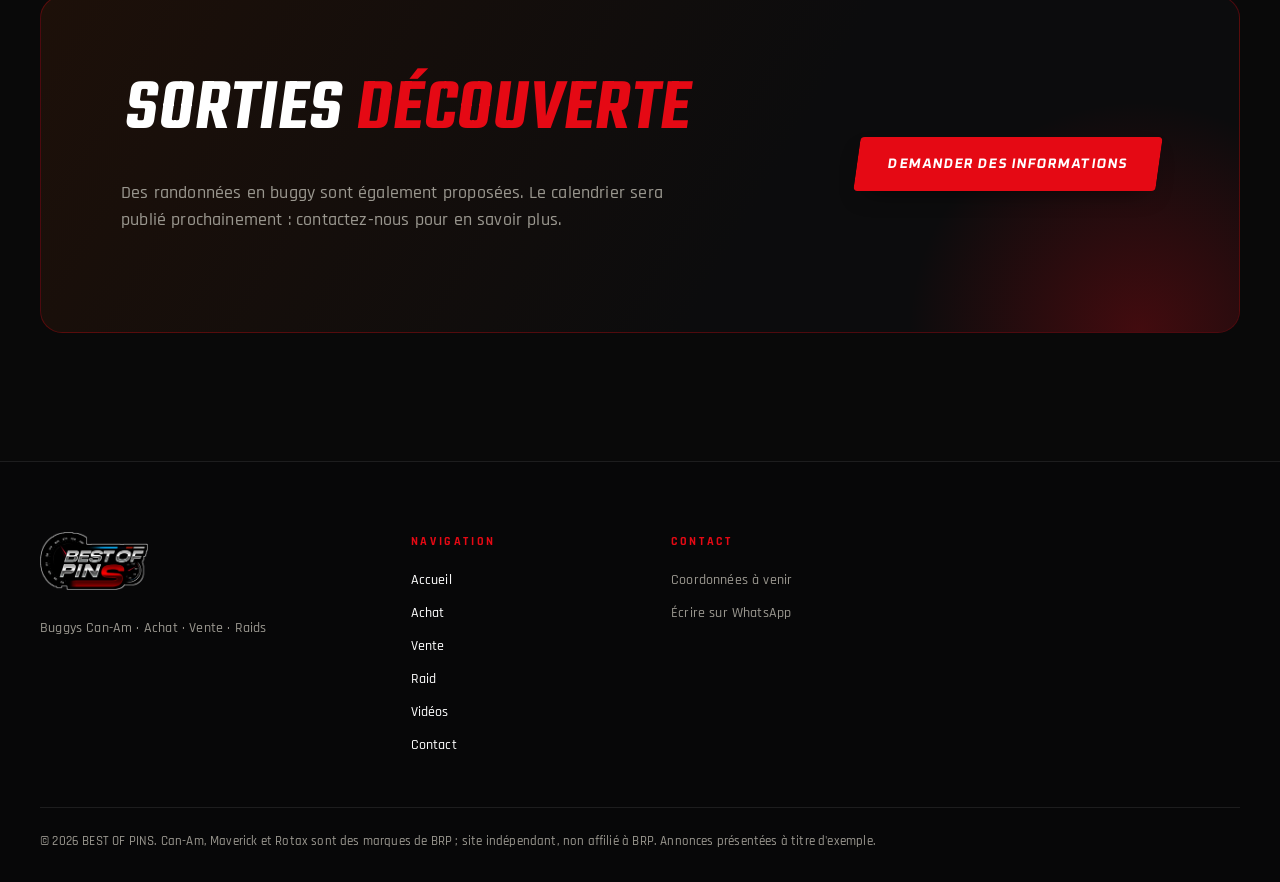
<file: raids.html>
<!doctype html>
<html lang="fr">
<head>
  <meta charset="utf-8">
  <meta name="viewport" content="width=device-width, initial-scale=1, viewport-fit=cover">
  <meta name="theme-color" content="#090909">
  <title>Royal Raid Maroc — Raid | BEST OF PINS</title>
  <meta name="description" content="Royal Raid Maroc au départ de Marrakech, du 8 au 12 décembre 2026 (dates à confirmer). Raids et randonnées en buggy.">
  <meta property="og:type" content="website">
  <meta property="og:site_name" content="BEST OF PINS">
  <meta property="og:locale" content="fr_FR">
  <meta property="og:title" content="Royal Raid Maroc — Raid | BEST OF PINS">
  <meta property="og:description" content="Royal Raid Maroc au départ de Marrakech, du 8 au 12 décembre 2026 (dates à confirmer). Raids et randonnées en buggy.">
  <meta property="og:image" content="https://mohamedalibenaicha06-lgtm.github.io/prestige-auto/assets/og.jpg">
  <meta property="og:image:width" content="1200">
  <meta property="og:image:height" content="630">
  <meta name="twitter:card" content="summary_large_image">
  <link rel="icon" href="assets/favicon.png" type="image/png">
  <link rel="apple-touch-icon" href="assets/apple-touch-icon.png">
  <link rel="preconnect" href="https://fonts.googleapis.com">
  <link rel="preconnect" href="https://fonts.gstatic.com" crossorigin>
  <link href="https://fonts.googleapis.com/css2?family=Teko:wght@500;600&family=Rajdhani:wght@500;600;700&family=Oxanium:wght@600;700&display=swap" rel="stylesheet">
  <link rel="stylesheet" href="css/style.css">
  <link rel="stylesheet" href="css/sport.css">
  <script>(function(d){d.classList.add("fx");try{var s=sessionStorage;if(matchMedia("(prefers-reduced-motion: reduce)").matches);else if(s.getItem("bop-wipe")){s.removeItem("bop-wipe");d.classList.add("wipe-in")}else if(!s.getItem("bop-seen"))d.classList.add("intro");s.setItem("bop-seen","1")}catch(e){}setTimeout(function(){if(!d.classList.contains("js-ok")){d.classList.remove("fx");d.classList.add("no-fx")}},4000)})(document.documentElement)</script>
  <noscript><style>body{opacity:1}.reveal,.rise{opacity:1;transform:none}</style></noscript>
</head>
<body data-page="raids">
  <header id="site-header" class="site-header"></header>

  <main>
    <section class="raid-hero">
      <div class="raid-hero-bg" data-photo="raid" data-scene="dunes" data-eager aria-hidden="true"></div>
      <div class="speedlines" aria-hidden="true"><i></i><i></i><i></i></div>
      <div class="container">
        <h1 class="title-anim"><span class="line"><span>Royal Raid</span></span><span class="line"><span><em>Maroc</em></span></span></h1>
        <div class="raid-meta rise d2"><span>8 → 12 décembre 2026</span><i class="sep"></i><span>Départ Marrakech</span><i class="sep"></i><span class="tbc">Dates à confirmer</span></div>
        <div class="countdown countdown-raid rise d3" data-countdown="raid" data-long="1" role="timer" aria-label="Temps restant avant le départ du Royal Raid Maroc"></div>
        <div class="hero-actions rise d4">
          <a class="btn btn-gold" href="contact.html?sujet=raid">Demander des informations <span class="arrow">›</span></a>
          <a class="btn btn-wa js-wa" data-msg="1" id="raid-wa-top" href="#" target="_blank" rel="noopener">WhatsApp</a>
        </div>
      </div>
    </section>
    <div class="stripe" aria-hidden="true"></div>

    <section class="section" style="padding-top:50px">
      <div class="container raid-layout">
        <article class="raid-main reveal from-left">
          <div class="raid-visual" id="raid-visual"></div>
          <div class="raid-body">
            <h2>Royal Raid <em>Maroc</em></h2>
            <ul class="raid-facts">
              <li><small>Dates</small><b>Du 8 au 12 décembre 2026</b><span class="tbc">Dates à confirmer</span></li>
              <li><small>Départ</small><b>Marrakech</b></li>
              <li><small>Format</small><b>Raid en buggy</b></li>
              <li><small>Étapes du parcours</small><b>Communiquées dès confirmation</b></li>
            </ul>
            <p class="muted">Au départ de Marrakech, le Maroc offre un terrain d'exception : pistes de montagne, plateaux désertiques et cordons de dunes, sous la lumière unique de décembre. Le programme détaillé sera communiqué dès sa confirmation.</p>
            <div class="hero-actions">
              <a class="btn btn-gold" href="contact.html?sujet=raid">Demander des informations</a>
              <a class="btn btn-wa js-wa" data-msg="1" id="raid-wa" href="#" target="_blank" rel="noopener">WhatsApp</a>
            </div>
          </div>
        </article>
        <aside class="next-card reveal from-right">
          <h3>Prochain raid en décembre</h3>
          <p class="next-sub">Dates à venir</p>
          <p class="muted">Inscrivez-vous pour être prévenu dès l'annonce des dates et du programme.</p>
          <a class="btn btn-outline btn-block" href="contact.html?sujet=raid">Être informé</a>
        </aside>
      </div>
    </section>

    <section class="section" style="padding-top:0">
      <div class="container">
        <div class="section-head reveal">
          <div>
            <h2>Le Maroc <em>en buggy</em></h2>
          </div>
          <p class="muted">Touchez une image pour l'agrandir.</p>
        </div>
        <div class="gallery" id="gallery"></div>
      </div>
    </section>

    <section class="section" style="padding-top:0">
      <div class="container">
        <div class="cta reveal">
          <div>
            <h2>Sorties <em>découverte</em></h2>
            <p class="muted">Des randonnées en buggy sont également proposées. Le calendrier sera publié prochainement : contactez-nous pour en savoir plus.</p>
          </div>
          <div class="cta-actions">
            <a class="btn btn-gold" href="contact.html?sujet=raid">Demander des informations</a>
          </div>
        </div>
      </div>
    </section>

    <dialog class="lightbox" id="lightbox" aria-label="Image agrandie">
      <button type="button" class="lightbox-close" aria-label="Fermer">×</button>
      <div class="lightbox-media" id="lightbox-media"></div>
      <p class="lightbox-caption" id="lightbox-caption"></p>
    </dialog>
  </main>

  <footer id="site-footer" class="site-footer"></footer>

  <script src="js/data.js"></script>
  <script src="js/art.js"></script>
  <script src="js/main.js"></script>
  <script src="js/pages.js"></script>
</body>
</html>
</file>
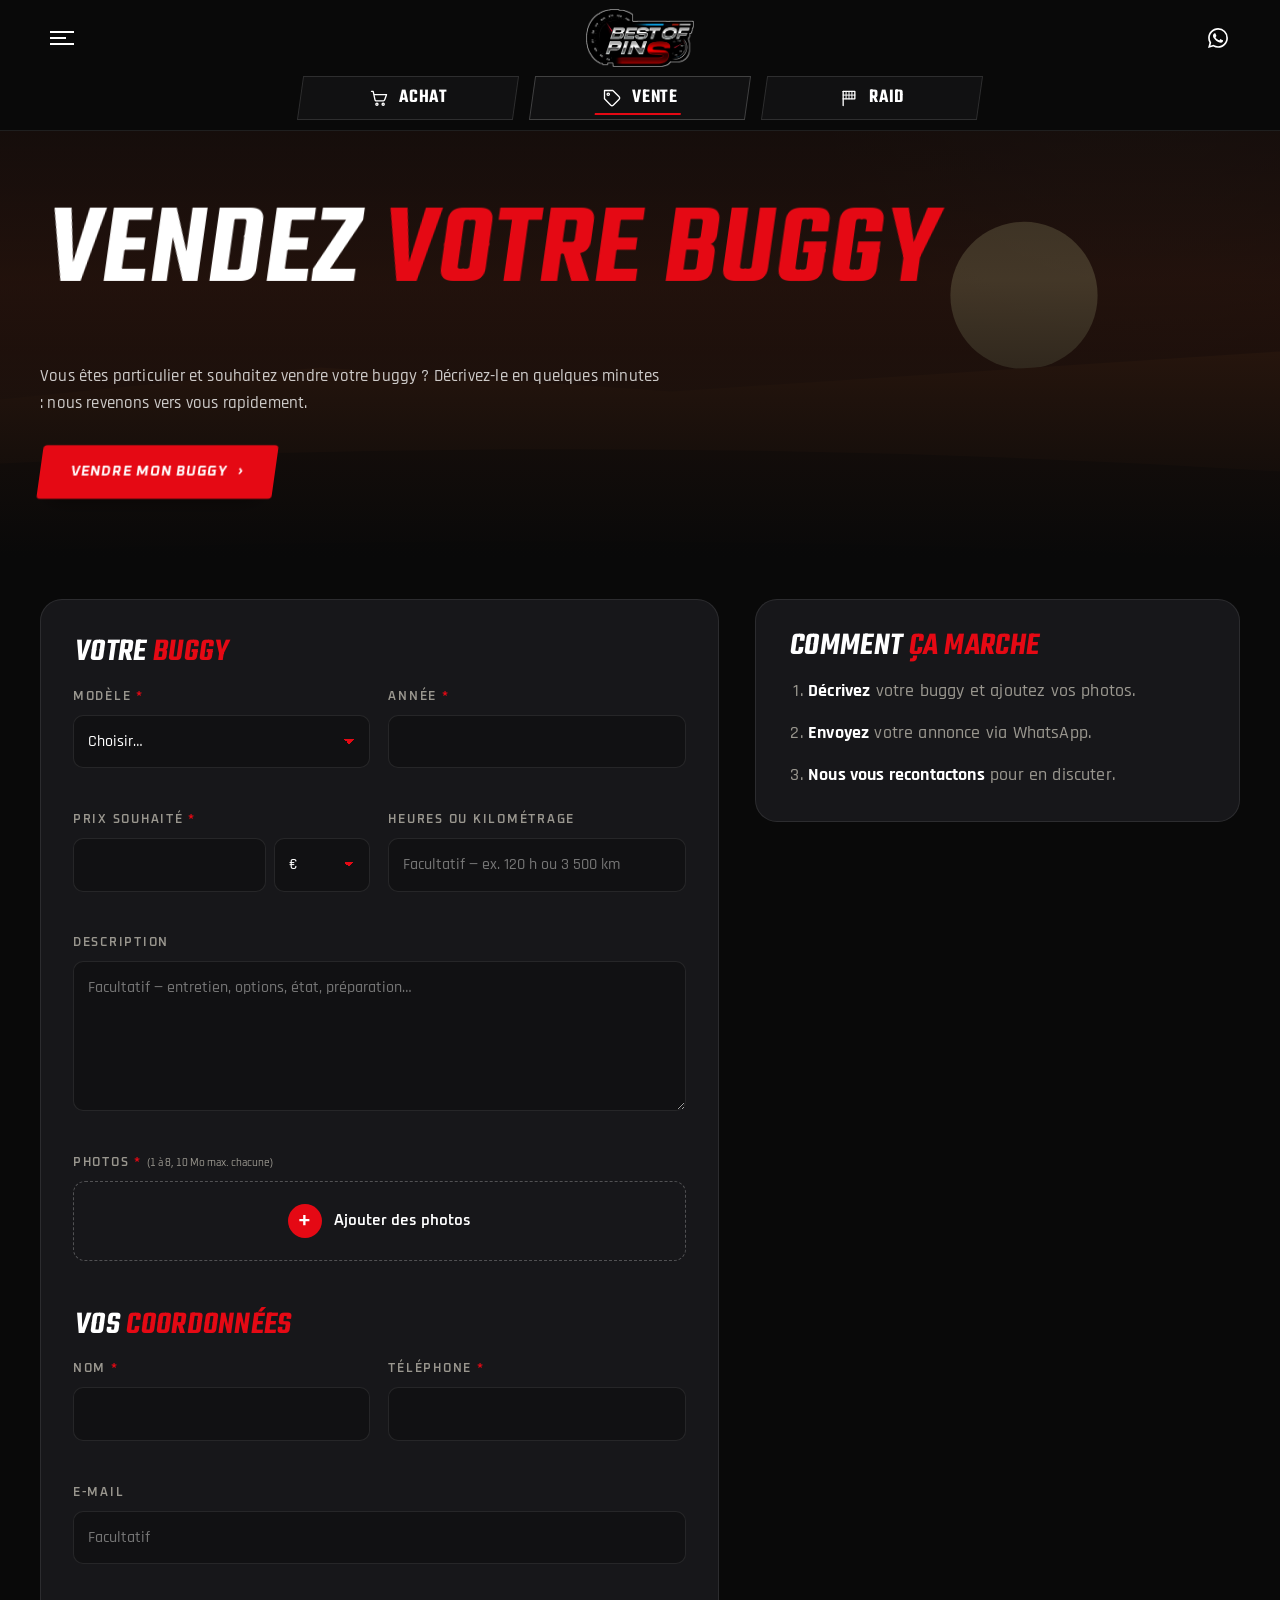
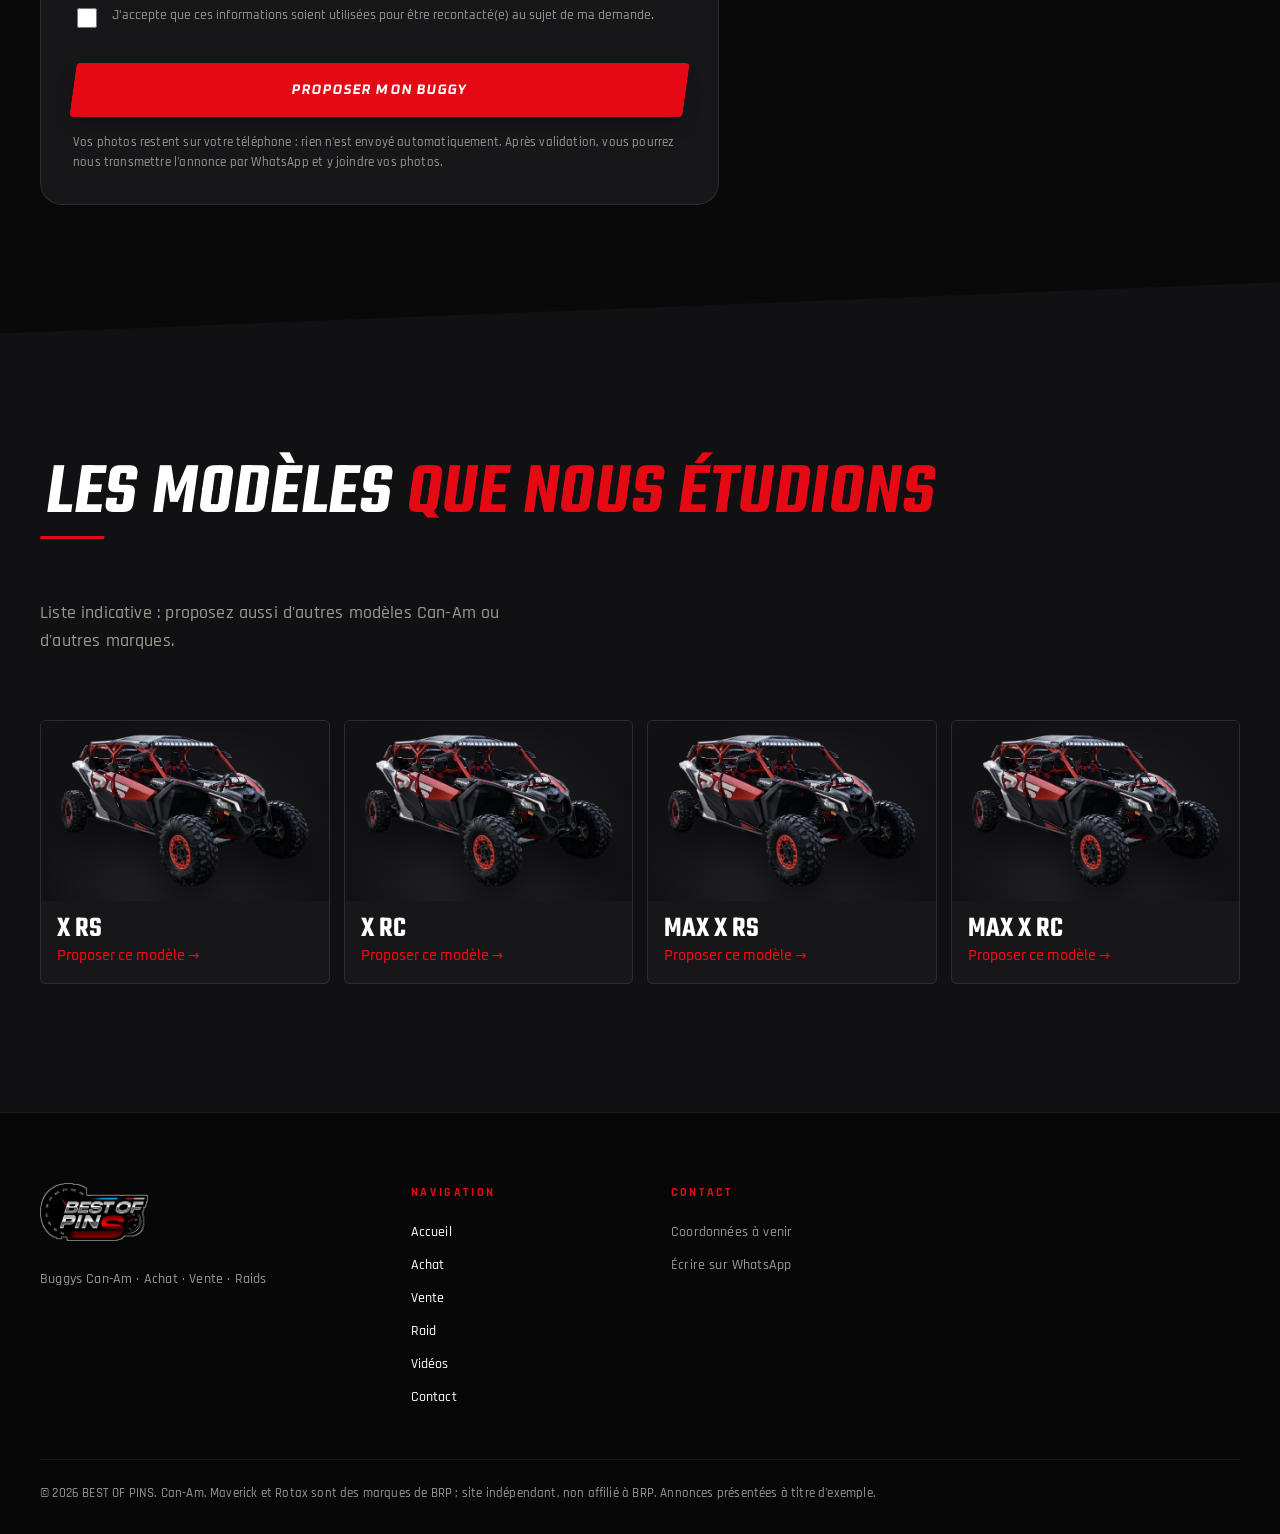
<file: vente.html>
<!doctype html>
<html lang="fr">
<head>
  <meta charset="utf-8">
  <meta name="viewport" content="width=device-width, initial-scale=1, viewport-fit=cover">
  <meta name="theme-color" content="#090909">
  <title>Vendre mon buggy | BEST OF PINS</title>
  <meta name="description" content="Proposez votre buggy à BEST OF PINS : modèle, année, prix, photos et coordonnées.">
  <meta property="og:type" content="website">
  <meta property="og:site_name" content="BEST OF PINS">
  <meta property="og:locale" content="fr_FR">
  <meta property="og:title" content="Vendre mon buggy | BEST OF PINS">
  <meta property="og:description" content="Proposez votre buggy à BEST OF PINS : modèle, année, prix, photos et coordonnées.">
  <meta property="og:image" content="https://mohamedalibenaicha06-lgtm.github.io/prestige-auto/assets/og.jpg">
  <meta property="og:image:width" content="1200">
  <meta property="og:image:height" content="630">
  <meta name="twitter:card" content="summary_large_image">
  <link rel="icon" href="assets/favicon.png" type="image/png">
  <link rel="apple-touch-icon" href="assets/apple-touch-icon.png">
  <link rel="preconnect" href="https://fonts.googleapis.com">
  <link rel="preconnect" href="https://fonts.gstatic.com" crossorigin>
  <link href="https://fonts.googleapis.com/css2?family=Teko:wght@500;600&family=Rajdhani:wght@500;600;700&family=Oxanium:wght@600;700&display=swap" rel="stylesheet">
  <link rel="stylesheet" href="css/style.css">
  <link rel="stylesheet" href="css/sport.css">
  <script>(function(d){d.classList.add("fx");try{var s=sessionStorage;if(matchMedia("(prefers-reduced-motion: reduce)").matches);else if(s.getItem("bop-wipe")){s.removeItem("bop-wipe");d.classList.add("wipe-in")}else if(!s.getItem("bop-seen"))d.classList.add("intro");s.setItem("bop-seen","1")}catch(e){}setTimeout(function(){if(!d.classList.contains("js-ok")){d.classList.remove("fx");d.classList.add("no-fx")}},4000)})(document.documentElement)</script>
  <noscript><style>body{opacity:1}.reveal,.rise{opacity:1;transform:none}</style></noscript>
</head>
<body data-page="vente">
  <header id="site-header" class="site-header"></header>

  <main>
    <section class="page-hero page-hero-art">
      <div class="page-hero-bg" data-scene="plain" aria-hidden="true"></div>
      <div class="container">
        <h1 class="rise d1">Vendez <em>votre buggy</em></h1>
        <p class="rise d2">Vous êtes particulier et souhaitez vendre votre buggy ? Décrivez-le en quelques minutes : nous revenons vers vous rapidement.</p>
        <div class="hero-actions rise d3"><a class="btn btn-gold" href="#sell-form">Vendre mon buggy <span class="arrow">›</span></a></div>
      </div>
    </section>

    <section class="section" style="padding-top:40px">
      <div class="container contact-layout">
        <div class="panel reveal">
          <form id="sell-form" novalidate>
            <h2 class="form-title">Votre <em>buggy</em></h2>
            <div class="form-grid">
              <div class="field">
                <label for="model">Modèle <span class="req">*</span></label>
                <select class="select" id="model" name="model" required>
                  <option value="Autre">Autre modèle / autre marque</option>
                </select>
                <p class="field-error" aria-live="polite"></p>
              </div>
              <div class="field" id="other-field">
                <label for="modelOther">Précisez le modèle <span class="req">*</span></label>
                <input class="input" id="modelOther" name="modelOther" type="text" maxlength="80" placeholder="Ex. Maverick X3 RS Turbo">
                <p class="field-error" aria-live="polite"></p>
              </div>
              <div class="field">
                <label for="year">Année <span class="req">*</span></label>
                <input class="input" id="year" name="year" type="number" inputmode="numeric" min="1990" step="1" required>
                <p class="field-error" aria-live="polite"></p>
              </div>
              <div class="field">
                <label for="price">Prix souhaité <span class="req">*</span></label>
                <div class="input-group">
                  <input class="input" id="price" name="price" type="number" inputmode="numeric" min="0" step="100" required>
                  <select class="select" name="currency" aria-label="Devise"><option>€</option><option>MAD</option></select>
                </div>
                <p class="field-error" aria-live="polite"></p>
              </div>
              <div class="field">
                <label for="hours">Heures ou kilométrage</label>
                <input class="input" id="hours" name="hours" type="text" maxlength="40" placeholder="Facultatif — ex. 120 h ou 3 500 km">
                <p class="field-error"></p>
              </div>
              <div class="field field-full">
                <label for="details">Description</label>
                <textarea class="textarea" id="details" name="details" maxlength="1000" placeholder="Facultatif — entretien, options, état, préparation…"></textarea>
                <p class="field-error"></p>
              </div>
              <div class="field field-full">
                <label for="photos">Photos <span class="req">*</span> <small>(1 à 8, 10 Mo max. chacune)</small></label>
                <label class="upload" for="photos">
                  <input id="photos" name="photos" type="file" accept="image/*" multiple required>
                  <span class="upload-icon" aria-hidden="true">+</span>
                  <span>Ajouter des photos</span>
                </label>
                <div class="previews" id="previews"></div>
                <p class="field-error" aria-live="polite"></p>
              </div>
            </div>
            <h2 class="form-title">Vos <em>coordonnées</em></h2>
            <div class="form-grid">
              <div class="field">
                <label for="name">Nom <span class="req">*</span></label>
                <input class="input" id="name" name="name" type="text" autocomplete="name" required maxlength="80">
                <p class="field-error" aria-live="polite"></p>
              </div>
              <div class="field">
                <label for="phone">Téléphone <span class="req">*</span></label>
                <input class="input" id="phone" name="phone" type="tel" autocomplete="tel" inputmode="tel" required>
                <p class="field-error" aria-live="polite"></p>
              </div>
              <div class="field field-full">
                <label for="email">E-mail</label>
                <input class="input" id="email" name="email" type="email" autocomplete="email" inputmode="email" placeholder="Facultatif">
                <p class="field-error" aria-live="polite"></p>
              </div>
              <div class="field field-full">
                <label class="check" for="consent">
                  <input type="checkbox" id="consent" name="consent" required>
                  <span>J'accepte que ces informations soient utilisées pour être recontacté(e) au sujet de ma demande.</span>
                </label>
                <p class="field-error" aria-live="polite"></p>
              </div>
            </div>
            <button type="submit" class="btn btn-gold btn-block">Proposer mon buggy</button>
            <p class="form-note">Vos photos restent sur votre téléphone : rien n'est envoyé automatiquement. Après validation, vous pourrez nous transmettre l'annonce par WhatsApp et y joindre vos photos.</p>
          </form>
          <div class="form-success" id="form-success" role="status" tabindex="-1">
            <div class="tick" aria-hidden="true">✓</div>
            <h2>Merci <em id="success-name"></em></h2>
            <p class="muted">Votre annonce est prête. Touchez « Envoyer via WhatsApp » pour nous la transmettre, puis joignez vos photos dans la conversation.</p>
            <div class="success-actions">
              <a class="btn btn-wa js-success-wa" href="#" target="_blank" rel="noopener">Envoyer via WhatsApp</a>
              <button type="button" class="btn btn-outline js-new">Nouvelle demande</button>
            </div>
          </div>
        </div>
        <aside class="reveal">
          <div class="panel">
            <h2>Comment <em>ça marche</em></h2>
            <ol class="steps">
              <li><b>Décrivez</b> votre buggy et ajoutez vos photos.</li>
              <li><b>Envoyez</b> votre annonce via WhatsApp.</li>
              <li><b>Nous vous recontactons</b> pour en discuter.</li>
            </ol>
          </div>
        </aside>
      </div>
    </section>
    <section class="section cut-top" style="background:var(--ink)">
      <div class="container">
        <div class="section-head reveal">
          <div>
            <h2>Les modèles <em>que nous étudions</em></h2>
          </div>
          <p class="muted">Liste indicative : proposez aussi d'autres modèles Can-Am ou d'autres marques.</p>
        </div>
        <div class="sell-models" id="sell-models"></div>
      </div>
    </section>
  </main>

  <footer id="site-footer" class="site-footer"></footer>

  <script src="js/data.js"></script>
  <script src="js/art.js"></script>
  <script src="js/main.js"></script>
  <script src="js/forms.js"></script>
  <script src="js/vente.js"></script>
</body>
</html>
</file>
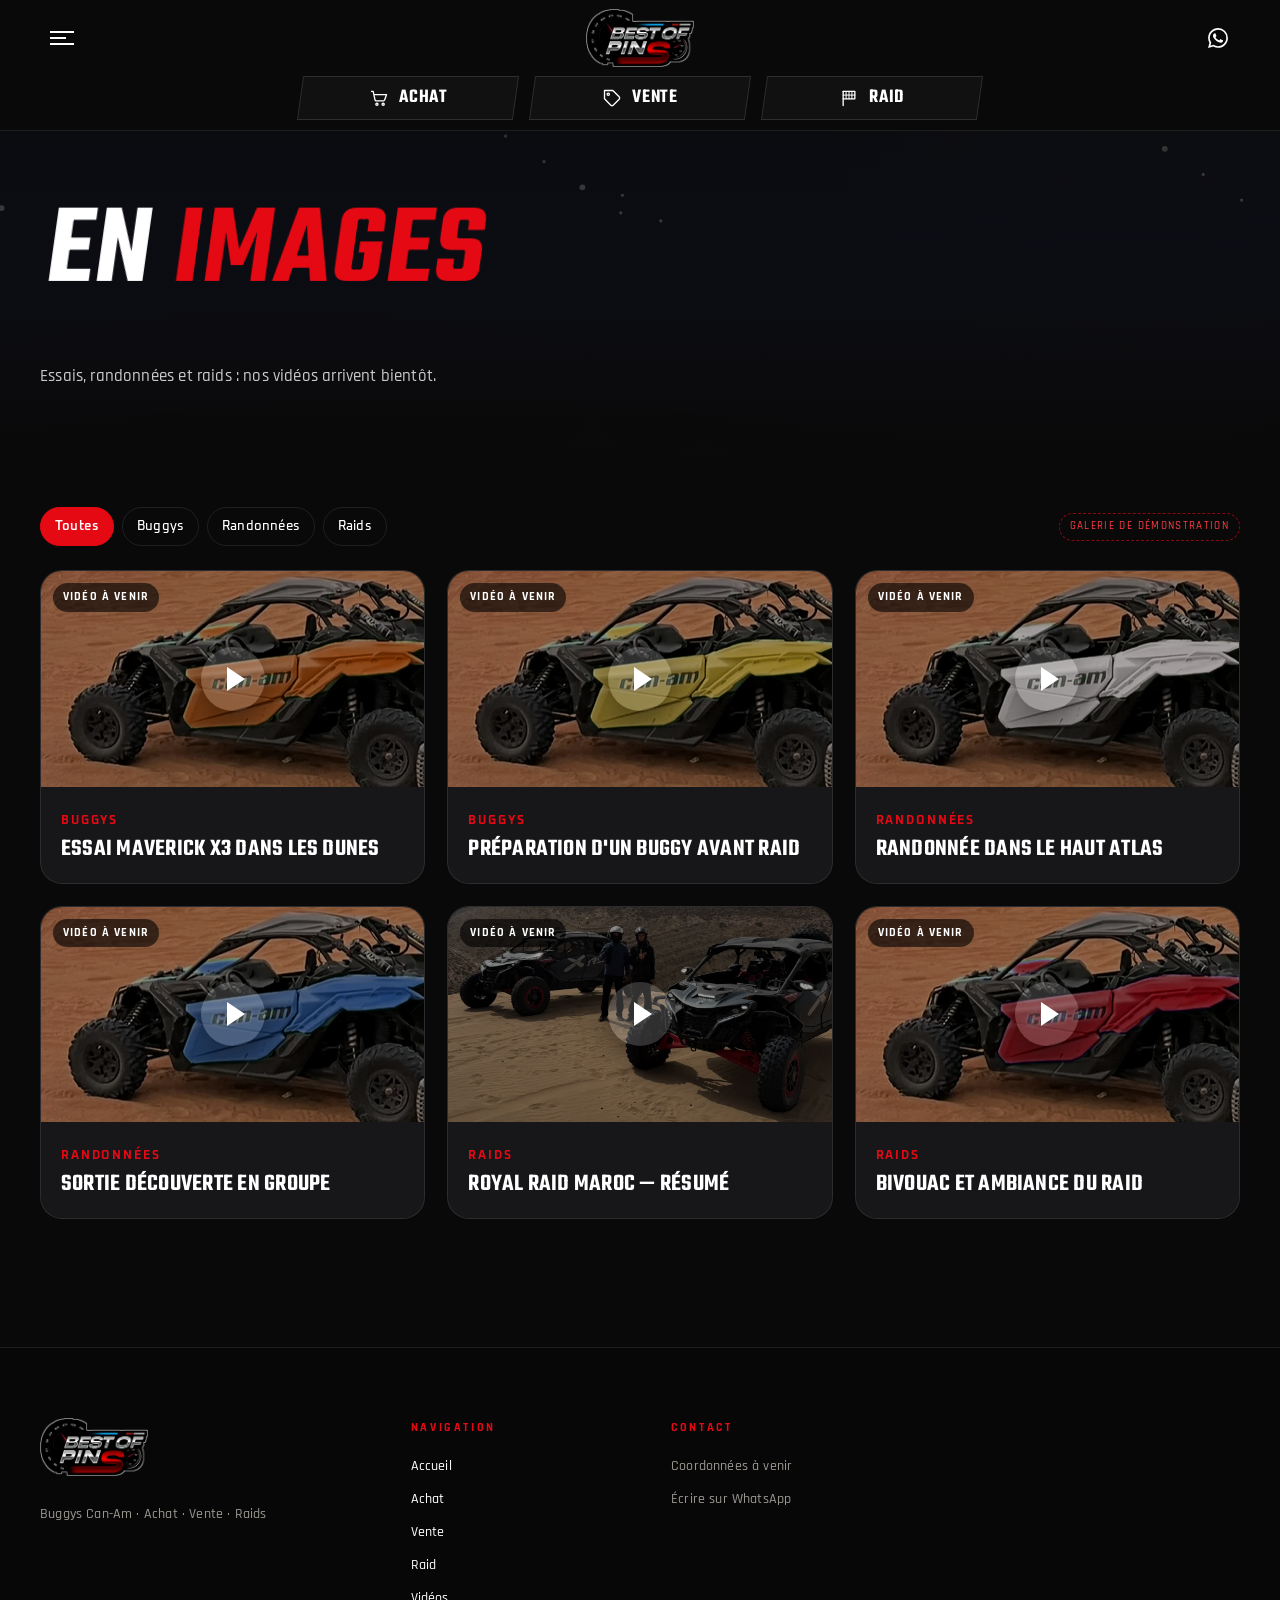
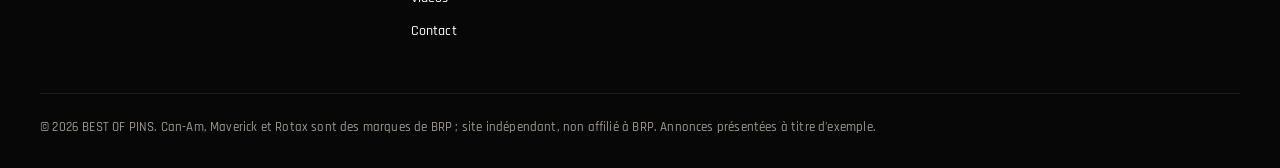
<file: videos.html>
<!doctype html>
<html lang="fr">
<head>
  <meta charset="utf-8">
  <meta name="viewport" content="width=device-width, initial-scale=1, viewport-fit=cover">
  <meta name="theme-color" content="#090909">
  <title>Vidéos — Buggys, randonnées et raids | BEST OF PINS</title>
  <meta name="description" content="Vidéos de buggys Can-Am, de randonnées et de raids au Maroc.">
  <meta property="og:type" content="website">
  <meta property="og:site_name" content="BEST OF PINS">
  <meta property="og:locale" content="fr_FR">
  <meta property="og:title" content="Vidéos — Buggys, randonnées et raids | BEST OF PINS">
  <meta property="og:description" content="Vidéos de buggys Can-Am, de randonnées et de raids au Maroc.">
  <meta property="og:image" content="https://mohamedalibenaicha06-lgtm.github.io/prestige-auto/assets/og.jpg">
  <meta property="og:image:width" content="1200">
  <meta property="og:image:height" content="630">
  <meta name="twitter:card" content="summary_large_image">
  <link rel="icon" href="assets/favicon.png" type="image/png">
  <link rel="apple-touch-icon" href="assets/apple-touch-icon.png">
  <link rel="preconnect" href="https://fonts.googleapis.com">
  <link rel="preconnect" href="https://fonts.gstatic.com" crossorigin>
  <link href="https://fonts.googleapis.com/css2?family=Teko:wght@500;600&family=Rajdhani:wght@500;600;700&family=Oxanium:wght@600;700&display=swap" rel="stylesheet">
  <link rel="stylesheet" href="css/style.css">
  <link rel="stylesheet" href="css/sport.css">
  <script>(function(d){d.classList.add("fx");try{var s=sessionStorage;if(matchMedia("(prefers-reduced-motion: reduce)").matches);else if(s.getItem("bop-wipe")){s.removeItem("bop-wipe");d.classList.add("wipe-in")}else if(!s.getItem("bop-seen"))d.classList.add("intro");s.setItem("bop-seen","1")}catch(e){}setTimeout(function(){if(!d.classList.contains("js-ok")){d.classList.remove("fx");d.classList.add("no-fx")}},4000)})(document.documentElement)</script>
  <noscript><style>body{opacity:1}.reveal,.rise{opacity:1;transform:none}</style></noscript>
</head>
<body data-page="videos">
  <header id="site-header" class="site-header"></header>

  <main>
    <section class="page-hero page-hero-art">
      <div class="page-hero-bg" data-scene="night" aria-hidden="true"></div>
      <div class="container">
        <h1 class="rise d1">En <em>images</em></h1>
        <p class="rise d2">Essais, randonnées et raids : nos vidéos arrivent bientôt.</p>
      </div>
    </section>

    <section class="section" style="padding-top:40px">
      <div class="container">
        <div class="results-bar">
          <div class="chips" role="group" aria-label="Filtrer les vidéos" id="video-filters"></div>
          <span class="demo-flag">Galerie de démonstration</span>
        </div>
        <div class="video-grid" id="videos"></div>
      </div>
    </section>
  </main>

  <footer id="site-footer" class="site-footer"></footer>

  <script src="js/data.js"></script>
  <script src="js/art.js"></script>
  <script src="js/main.js"></script>
  <script src="js/pages.js"></script>
</body>
</html>
</file>
<file: css/style.css>
/* =========================================================================
   BEST OF PINS — Feuille de style
   Palette : noir, blanc, touches dorées
   ========================================================================= */
:root {
  --black: #090909;
  --ink: #111113;
  --panel: #17171a;
  --panel-2: #1e1e22;
  --line: rgba(255, 255, 255, 0.09);
  --white: #ffffff;
  --muted: #9a978f;
  --gold: #e50914;
  --gold-light: #ff3b44;
  --gold-dark: #b0060f;
  --gold-grad: #e50914;
  --danger: #e0645c;
  --ok: #6cc28a;
  --radius: 14px;
  --radius-lg: 22px;
  --shadow: 0 30px 60px -20px rgba(0, 0, 0, 0.7);
  --ease: cubic-bezier(0.22, 1, 0.36, 1);
  --font-display: "Barlow Condensed", "Arial Narrow", system-ui, sans-serif;
  --font-body: "Manrope", system-ui, -apple-system, "Segoe UI", Roboto, sans-serif;
  --header-h: 76px;
}

*, *::before, *::after { box-sizing: border-box; }
html { scroll-behavior: smooth; -webkit-text-size-adjust: 100%; }
body {
  margin: 0;
  background: var(--black);
  color: var(--white);
  font-family: var(--font-body);
  font-size: 16px;
  line-height: 1.6;
  -webkit-font-smoothing: antialiased;
  overflow-x: hidden;
  opacity: 0;
  transition: opacity 0.5s var(--ease);
}
body.is-loaded { opacity: 1; }
body.is-leaving { opacity: 0; transition-duration: 0.3s; }
body.nav-open { overflow: hidden; }
img, svg { max-width: 100%; display: block; }
a { color: inherit; text-decoration: none; }
button, input, select, textarea { font: inherit; color: inherit; }
::selection { background: var(--gold); color: var(--black); }
:focus-visible { outline: 2px solid var(--gold); outline-offset: 3px; border-radius: 4px; }

.container { width: min(1200px, 100% - 32px); margin-inline: auto; }
.muted { color: var(--muted); }
.gold { color: var(--gold); }
.sr-only { position: absolute; width: 1px; height: 1px; overflow: hidden; clip: rect(0 0 0 0); white-space: nowrap; }

h1, h2, h3 { font-family: var(--font-display); font-weight: 700; line-height: 1; margin: 0 0 0.5em; letter-spacing: 0; text-transform: uppercase; }
h1 { font-size: clamp(2.6rem, 7vw, 5.6rem); }
h2 { font-size: clamp(2rem, 4.5vw, 3.4rem); }
h3 { font-size: 1.6rem; }
h1 em, h2 em { font-style: italic; color: var(--gold); }
p { margin: 0 0 1em; }

.eyebrow {
  display: inline-flex; align-items: center; gap: 12px;
  font-size: 0.75rem; letter-spacing: 0.32em; text-transform: uppercase;
  color: var(--gold); font-weight: 600; margin-bottom: 18px;
}
.eyebrow::before { content: ""; width: 36px; height: 1px; background: var(--gold); }

.demo-flag {
  display: inline-block; font-size: 0.7rem; letter-spacing: 0.12em; text-transform: uppercase;
  border: 1px dashed rgba(229,9,20, 0.6); color: var(--gold-light);
  padding: 4px 10px; border-radius: 999px;
}

/* ---------- Boutons ---------- */
.btn {
  display: inline-flex; align-items: center; justify-content: center; gap: 10px;
  padding: 15px 28px; border-radius: 999px; border: 1px solid transparent;
  font-weight: 600; font-size: 0.92rem; letter-spacing: 0.04em; cursor: pointer;
  transition: transform 0.35s var(--ease), background 0.35s, color 0.35s, border-color 0.35s, box-shadow 0.35s;
  white-space: nowrap; position: relative; overflow: hidden;
}
.btn:hover { transform: translateY(-2px); }
.btn-gold { background: var(--gold-grad); color: #fff; box-shadow: 0 10px 24px -12px rgba(0, 0, 0, 0.7); }
.btn-gold::after {
  content: ""; position: absolute; inset: 0; transform: translateX(-120%);
  background: linear-gradient(110deg, transparent 30%, rgba(255, 255, 255, 0.55) 50%, transparent 70%);
  transition: transform 0.8s var(--ease);
}
.btn-gold:hover::after { transform: translateX(120%); }
.btn-outline { border-color: rgba(255, 255, 255, 0.28); color: var(--white); background: transparent; }
.btn-outline:hover { border-color: var(--gold); color: var(--gold); }
.btn-wa { background: #15803d; color: #fff; }
.btn-wa:hover { background: #166534; }
.btn-sm { padding: 10px 20px; font-size: 0.82rem; }
.btn-block { width: 100%; }

/* ---------- En-tête ---------- */
.site-header {
  position: fixed; inset: 0 0 auto 0; z-index: 50; height: var(--header-h);
  transition: background 0.4s, backdrop-filter 0.4s, border-color 0.4s;
  border-bottom: 1px solid transparent;
}
.site-header.scrolled, body:not([data-page="home"]) .site-header {
  background: rgba(10, 10, 11, 0.82);
  -webkit-backdrop-filter: blur(14px); backdrop-filter: blur(14px);
  border-color: var(--line);
}
.header-inner { height: 100%; display: flex; align-items: center; justify-content: space-between; gap: 24px; }
.logo { display: inline-flex; align-items: center; gap: 12px; }
.logo-mark {
  width: 38px; height: 38px; border-radius: 50%; display: grid; place-items: center;
  border: 1px solid var(--gold); color: var(--gold); font-family: var(--font-display);
  font-size: 1.35rem; font-style: italic;
}
.logo-text { font-weight: 800; letter-spacing: 0.28em; font-size: 0.95rem; }
.logo-text em { font-style: normal; color: var(--gold); font-weight: 400; margin-left: 0.4em; }
.main-nav { display: flex; align-items: center; gap: 36px; }
.main-nav ul { list-style: none; display: flex; gap: 30px; margin: 0; padding: 0; }
.main-nav ul a {
  font-size: 0.85rem; letter-spacing: 0.14em; text-transform: uppercase; color: rgba(255, 255, 255, 0.75);
  position: relative; padding: 6px 0; transition: color 0.3s;
}
.main-nav ul a::after {
  content: ""; position: absolute; left: 0; right: 0; bottom: 0; height: 1px; background: var(--gold);
  transform: scaleX(0); transform-origin: right; transition: transform 0.4s var(--ease);
}
.main-nav ul a:hover, .main-nav ul a.active { color: var(--white); }
.main-nav ul a:hover::after, .main-nav ul a.active::after { transform: scaleX(1); transform-origin: left; }
.burger { display: none; width: 44px; height: 44px; background: none; border: 0; cursor: pointer; position: relative; z-index: 60; }
.burger span { position: absolute; left: 10px; right: 10px; height: 1.5px; background: var(--white); transition: transform 0.4s var(--ease), opacity 0.3s; }
.burger span:nth-child(1) { top: 15px; }
.burger span:nth-child(2) { top: 21px; right: 18px; }
.burger span:nth-child(3) { top: 27px; }
.nav-open .burger span:nth-child(1) { transform: translateY(6px) rotate(45deg); }
.nav-open .burger span:nth-child(2) { opacity: 0; }
.nav-open .burger span:nth-child(3) { transform: translateY(-6px) rotate(-45deg); }

@media (max-width: 1100px) {
  .burger { display: block; }
  .main-nav {
    position: fixed; inset: 0; z-index: 55; background: rgba(8, 8, 9, 0.97);
    flex-direction: column; justify-content: center; gap: 40px;
    opacity: 0; visibility: hidden; transition: opacity 0.4s var(--ease), visibility 0.4s;
  }
  .main-nav ul { flex-direction: column; align-items: center; gap: 22px; }
  .main-nav ul a { font-family: var(--font-display); font-size: 2.2rem; letter-spacing: 0; text-transform: none; }
  .main-nav ul li { opacity: 0; transform: translateY(16px); transition: opacity 0.5s var(--ease), transform 0.5s var(--ease); }
  .nav-open .main-nav { opacity: 1; visibility: visible; }
  .nav-open .main-nav ul li { opacity: 1; transform: none; }
  .nav-open .main-nav ul li:nth-child(2) { transition-delay: 0.06s; }
  .nav-open .main-nav ul li:nth-child(3) { transition-delay: 0.12s; }
  .nav-open .main-nav ul li:nth-child(4) { transition-delay: 0.18s; }
}

/* ---------- Sections ---------- */
main { min-height: 60vh; }
.section { padding: clamp(72px, 10vw, 130px) 0; position: relative; }
.section-light { background: var(--white); color: var(--ink); }
.section-light .muted { color: #6b675e; }
.section-head { display: flex; align-items: end; justify-content: space-between; gap: 24px; margin-bottom: 48px; flex-wrap: wrap; }
.section-head p { max-width: 520px; }
.page-hero { padding: calc(var(--header-h) + 70px) 0 60px; position: relative; overflow: hidden; border-bottom: 1px solid var(--line); }
.page-hero::before {
  content: ""; position: absolute; width: 700px; height: 700px; right: -200px; top: -300px; border-radius: 50%;
  background: radial-gradient(circle, rgba(255,255,255, 0.05), transparent 65%); pointer-events: none;
}
.page-hero p { max-width: 620px; color: var(--muted); font-size: 1.08rem; }

/* Animations d'entrée de texte */
.rise { opacity: 0; transform: translateY(28px); animation: rise 1s var(--ease) forwards; }
.rise.d1 { animation-delay: 0.15s; } .rise.d2 { animation-delay: 0.3s; } .rise.d3 { animation-delay: 0.45s; } .rise.d4 { animation-delay: 0.6s; }
@keyframes rise { to { opacity: 1; transform: none; } }

.reveal { opacity: 0; transform: translateY(40px); transition: opacity 0.9s var(--ease), transform 0.9s var(--ease); }
.reveal.in { opacity: 1; transform: none; }

/* ---------- Grille véhicules ---------- */
.car-grid { display: grid; grid-template-columns: repeat(auto-fill, minmax(290px, 1fr)); gap: 26px; }
.car-card {
  background: var(--panel); border: 1px solid var(--line); border-radius: var(--radius-lg); overflow: hidden;
  transition: transform 0.5s var(--ease), border-color 0.4s, box-shadow 0.5s, opacity 0.9s var(--ease);
}
.car-card:hover { transform: translateY(-6px); border-color: rgba(229,9,20, 0.55); box-shadow: var(--shadow); }
.car-card-link { display: block; height: 100%; }
.car-card-stage {
  position: relative; aspect-ratio: 16 / 9; display: grid; place-items: center; padding: 26px 14px 10px;
  background: radial-gradient(ellipse 70% 60% at 50% 70%, #2a2a2f, #121214 75%);
}
.car-card-stage .art { width: 100%; transition: transform 0.6s var(--ease); }
.car-card:hover .buggy-svg { transform: scale(1.05) translateX(8px); }
.badge {
  position: absolute; top: 14px; left: 14px; font-size: 0.7rem; font-weight: 700; letter-spacing: 0.12em;
  padding: 5px 10px; border-radius: 999px; background: rgba(0, 0, 0, 0.55); border: 1px solid var(--line);
}
.badge-fuel { left: auto; right: 14px; color: var(--gold-light); border-color: rgba(229,9,20, 0.35); }
.badge-fuel[data-fuel="Électrique"] { color: #8fd3ff; border-color: rgba(143, 211, 255, 0.35); }
.badge-fuel[data-fuel="Hybride"] { color: #9fe0b5; border-color: rgba(159, 224, 181, 0.35); }
.car-card-body { padding: 22px 24px 24px; }
.car-brand { font-size: 0.72rem; text-transform: uppercase; letter-spacing: 0.26em; color: var(--gold); margin: 0 0 4px; font-weight: 700; }
.car-model { font-size: 1.75rem; margin: 0 0 14px; }
.car-specs { list-style: none; display: flex; flex-wrap: wrap; gap: 8px; padding: 0; margin: 0 0 20px; }
.car-specs li { font-size: 0.78rem; color: var(--muted); border: 1px solid var(--line); padding: 4px 10px; border-radius: 999px; }
.car-card-foot { display: flex; justify-content: space-between; align-items: center; border-top: 1px solid var(--line); padding-top: 16px; }
.car-price { font-family: var(--font-display); font-size: 1.7rem; font-weight: 600; }
.car-more { font-size: 0.8rem; color: var(--gold); letter-spacing: 0.06em; }
.car-more span { display: inline-block; transition: transform 0.3s var(--ease); }
.car-card:hover .car-more span { transform: translateX(5px); }

/* ---------- CTA ---------- */
.cta {
  border-radius: var(--radius-lg); padding: clamp(40px, 7vw, 80px); position: relative; overflow: hidden;
  background: linear-gradient(120deg, #1d1009, #0c0c0d 60%); border: 1px solid rgba(229,9,20, 0.3);
  display: grid; gap: 24px; grid-template-columns: 1.4fr 1fr; align-items: center;
}
.cta::before { content: ""; position: absolute; width: 500px; height: 500px; right: -150px; bottom: -250px; border-radius: 50%; background: radial-gradient(circle, rgba(229,9,20,.25), transparent 65%); }
.cta > * { position: relative; }
.cta-actions { display: flex; gap: 12px; flex-wrap: wrap; justify-content: flex-end; }
@media (max-width: 800px) { .cta { grid-template-columns: 1fr; } .cta-actions { justify-content: flex-start; } }

/* ---------- Champs & filtres ---------- */
.select, .input, .textarea {
  width: 100%; background: var(--ink); border: 1px solid var(--line); border-radius: 10px; padding: 13px 14px;
  transition: border-color 0.3s, box-shadow 0.3s; font-size: 16px;
}
.select { appearance: none; -webkit-appearance: none; cursor: pointer; background-image: linear-gradient(45deg, transparent 50%, var(--gold) 50%), linear-gradient(135deg, var(--gold) 50%, transparent 50%); background-position: calc(100% - 20px) 50%, calc(100% - 15px) 50%; background-size: 5px 5px; background-repeat: no-repeat; padding-right: 40px; }
.select:focus, .input:focus, .textarea:focus { outline: none; border-color: var(--gold); box-shadow: 0 0 0 3px rgba(229,9,20, 0.18); }
.chips { display: flex; flex-wrap: wrap; gap: 8px; }
.chip input { position: absolute; opacity: 0; pointer-events: none; }
.chip span { display: inline-block; padding: 8px 14px; border: 1px solid var(--line); border-radius: 999px; font-size: 0.82rem; cursor: pointer; transition: all 0.25s; user-select: none; }
.chip input:checked + span { background: var(--gold); border-color: var(--gold); color: #fff; font-weight: 600; }
.chip input:focus-visible + span { outline: 2px solid var(--gold); outline-offset: 2px; }
.results-bar { display: flex; justify-content: space-between; align-items: center; gap: 16px; margin-bottom: 24px; flex-wrap: wrap; }

/* ---------- Panneaux & tableaux ---------- */
@keyframes fadeIn { from { opacity: 0; } to { opacity: 1; } }
.spec-table { width: 100%; border-collapse: collapse; }
.spec-table th, .spec-table td { padding: 14px 0; border-bottom: 1px solid var(--line); text-align: left; font-size: 0.95rem; }
.spec-table th { color: var(--muted); font-weight: 500; width: 45%; }
.panel { background: var(--panel); border: 1px solid var(--line); border-radius: var(--radius-lg); padding: 32px; }
.panel h2 { font-size: 2rem; }

/* ---------- Contact ---------- */
.contact-layout { display: grid; grid-template-columns: 1.4fr 1fr; gap: 36px; align-items: start; }
.form-grid { display: grid; grid-template-columns: 1fr 1fr; gap: 18px; }
.field { display: flex; flex-direction: column; gap: 8px; }
.field-full { grid-column: 1 / -1; }
.field label { font-size: 0.78rem; text-transform: uppercase; letter-spacing: 0.14em; color: var(--muted); font-weight: 600; }
.field label .req { color: var(--gold); }
.textarea { min-height: 150px; resize: vertical; }
.field-error { color: var(--danger); font-size: 0.82rem; min-height: 1.2em; margin: 0; }
.field.invalid .input, .field.invalid .textarea, .field.invalid .select { border-color: var(--danger); }
.field.valid .input, .field.valid .textarea, .field.valid .select { border-color: rgba(108, 194, 138, 0.6); }
.check { display: flex; gap: 12px; align-items: flex-start; font-size: 0.88rem; color: var(--muted); cursor: pointer; }
.check input { width: 20px; height: 20px; accent-color: var(--gold); margin-top: 2px; flex: none; }
.counter { align-self: flex-end; font-size: 0.75rem; color: var(--muted); margin-top: -4px; }
.form-note { font-size: 0.8rem; color: var(--muted); margin: 16px 0 0; }
.form-success {
  display: none; text-align: center; padding: 50px 20px;
}
.form-success.show { display: block; animation: rise 0.8s var(--ease); }
.form-success .tick { width: 74px; height: 74px; border-radius: 50%; margin: 0 auto 20px; display: grid; place-items: center; background: var(--gold-grad); color: #fff; font-size: 2rem; }
.info-list { list-style: none; padding: 0; margin: 0; display: grid; gap: 18px; }
.info-list li { display: grid; gap: 2px; padding-bottom: 18px; border-bottom: 1px solid var(--line); }
.info-list small { color: var(--gold); text-transform: uppercase; letter-spacing: 0.16em; font-size: 0.72rem; font-weight: 600; }
.map-placeholder {
  margin-top: 24px; aspect-ratio: 16 / 10; border-radius: var(--radius); border: 1px solid var(--line); position: relative; overflow: hidden;
  background:
    linear-gradient(rgba(255,255,255,.04) 1px, transparent 1px) 0 0 / 28px 28px,
    linear-gradient(90deg, rgba(255,255,255,.04) 1px, transparent 1px) 0 0 / 28px 28px,
    #111113;
  display: grid; place-items: center; text-align: center; color: var(--muted); font-size: 0.85rem;
}
.map-pin { width: 18px; height: 18px; border-radius: 50% 50% 50% 0; transform: rotate(-45deg); background: var(--gold); margin: 0 auto 12px; box-shadow: 0 0 0 10px rgba(229,9,20,.15); animation: pulse 2s infinite; }
@keyframes pulse { 50% { box-shadow: 0 0 0 18px rgba(229,9,20,0); } }
@media (max-width: 900px) { .contact-layout { grid-template-columns: 1fr; } }
@media (max-width: 560px) { .form-grid { grid-template-columns: 1fr; } }

/* ---------- Pied de page ---------- */
.site-footer { border-top: 1px solid var(--line); padding: 70px 0 30px; background: #070708; margin-top: 0; }
.footer-grid { display: grid; grid-template-columns: 1.5fr 1fr 1.2fr 1.2fr; gap: 40px; }
.footer-grid h4 { font-size: 0.75rem; letter-spacing: 0.22em; text-transform: uppercase; color: var(--gold); margin: 0 0 18px; }
.footer-grid ul { list-style: none; padding: 0; margin: 0; display: grid; gap: 10px; font-size: 0.9rem; }
.footer-grid a:hover { color: var(--gold); }
.footer-about { margin-top: 18px; font-size: 0.9rem; max-width: 300px; }
.footer-bottom { border-top: 1px solid var(--line); margin-top: 50px; padding-top: 24px; font-size: 0.8rem; color: var(--muted); }
.footer-bottom p { margin: 0; }
@media (max-width: 860px) { .footer-grid { grid-template-columns: 1fr 1fr; } }
@media (max-width: 520px) { .footer-grid { grid-template-columns: 1fr; } }

/* ---------- WhatsApp flottant ---------- */
.wa-float {
  position: fixed; right: 18px; bottom: calc(18px + env(safe-area-inset-bottom)); z-index: 45;
  display: inline-flex; align-items: center; gap: 0; padding: 14px; border-radius: 999px;
  background: #15803d; color: #fff; box-shadow: 0 12px 24px -10px rgba(0, 0, 0, 0.75);
  transition: transform 0.35s var(--ease), padding 0.35s var(--ease);
  animation: rise 0.8s var(--ease) both 1.2s;
}
.wa-float:hover { transform: translateY(-3px); }
.wa-float-label { font-weight: 700; font-size: 0.85rem; max-width: 0; overflow: hidden; white-space: nowrap; transition: max-width 0.4s var(--ease); }
.wa-float:hover .wa-float-label { max-width: 120px; padding: 0 4px 0 10px; }
.nav-open .wa-float { opacity: 0; pointer-events: none; }

/* ---------- Illustrations / photos ---------- */
.art, .photo { width: 100%; height: 100%; display: block; }
.photo { object-fit: cover; }
.bg-wheel { transform-box: fill-box; transform-origin: center; }

/* ---------- Hero accueil ---------- */
.hero { min-height: 100svh; position: relative; overflow: hidden; display: flex; align-items: flex-end; padding: calc(var(--header-h) + 40px) 0 0; background: var(--black); }
.hero-bg { position: absolute; inset: 0; z-index: 0; animation: heroZoom 14s ease-out both; }
.hero-shade { position: absolute; inset: 0; z-index: 1; background: linear-gradient(180deg, rgba(10,10,11,.85) 0%, rgba(10,10,11,.35) 45%, rgba(10,10,11,.15) 70%, var(--black) 100%); }
.hero.has-photo .hero-shade { background: linear-gradient(90deg, rgba(10,10,11,.85), rgba(10,10,11,.3) 70%), linear-gradient(0deg, var(--black), transparent 40%); }
.hero-grid { position: relative; z-index: 2; display: grid; gap: 0; grid-template-rows: auto 1fr; min-height: calc(100svh - var(--header-h) - 40px); }
.hero-copy { max-width: 680px; align-self: start; }
.hero-copy p { font-size: 1.12rem; color: rgba(255,255,255,.82); max-width: 520px; }
.hero h1 { font-size: clamp(2.6rem, 6vw, 5rem); }
.hero-actions { display: flex; gap: 14px; flex-wrap: wrap; margin-top: 28px; }
.hero-car { margin: 10px 0 -1%; align-self: end; }
.hero-car .buggy-svg { width: min(100%, 980px); margin-left: auto; filter: drop-shadow(0 30px 30px rgba(0,0,0,.6)); animation: driveIn 2s var(--ease) both .3s; }
.hero-car .bg-wheel { animation: wheelSpin 2s cubic-bezier(.1,.6,.3,1) both .3s; }
.hero-car .bg-body { animation: bounce 2.4s ease-in-out infinite 2.3s; }
.hero.has-photo { align-items: center; }
@media (min-width: 1000px) {
  .hero { align-items: center; padding-bottom: 40px; }
  .hero-grid { grid-template-columns: 1fr 1.25fr; grid-template-rows: none; min-height: 0; align-items: center; gap: 20px; }
  .hero-car { margin: 0; align-self: center; }
}
@keyframes heroZoom { from { transform: scale(1.12); } to { transform: scale(1); } }
@keyframes driveIn { from { transform: translateX(-60%); opacity: 0; } 30% { opacity: 1; } to { transform: none; opacity: 1; } }
@keyframes wheelSpin { from { transform: rotate(-1080deg); } to { transform: rotate(0); } }
@keyframes bounce { 50% { transform: translateY(3px); } }
@keyframes fadeIn { from { opacity: 0; } to { opacity: 1; } }

/* Bandeaux de page illustrés */
.page-hero-art { border-bottom: 0; }
.page-hero-bg { position: absolute; inset: 0; z-index: 0; opacity: .55; }
.page-hero-art::after { content: ""; position: absolute; inset: 0; z-index: 0; background: linear-gradient(180deg, rgba(10,10,11,.75), rgba(10,10,11,.55) 50%, var(--black)); }
.page-hero-art > .container { position: relative; z-index: 1; }
.page-hero-art p { color: rgba(255,255,255,.78); }

/* ---------- Tuiles accueil ---------- */
.tiles { display: grid; grid-template-columns: repeat(auto-fit, minmax(240px, 1fr)); gap: 18px; }
.tile { display: flex; flex-direction: column; gap: 6px; padding: 30px 26px; border-radius: var(--radius-lg); background: var(--panel); border: 1px solid var(--line); transition: transform .4s var(--ease), border-color .3s, background .3s, opacity .9s var(--ease); }
.tile:hover { transform: translateY(-5px); border-color: var(--gold); background: var(--panel-2); }
.tile-num { font-family: var(--font-display); font-size: 2.6rem; font-weight: 700; color: var(--gold); line-height: 1; }
.tile h3 { font-size: 1.9rem; margin: 10px 0 2px; }
.tile p { color: var(--muted); margin: 0 0 10px; font-size: .95rem; flex: 1; }
.tile-go { color: var(--gold); font-weight: 700; font-size: .88rem; }

.raid-band { overflow: hidden; min-height: 70vh; display: flex; align-items: center; }
.raid-band-bg { position: absolute; inset: 0; }
.raid-band::after { content: ""; position: absolute; inset: 0; background: linear-gradient(90deg, rgba(10,10,11,.9), rgba(10,10,11,.35)); }
.raid-band-inner { position: relative; z-index: 1; }
.raid-band h2 { font-size: clamp(3rem, 9vw, 6rem); }
.raid-dates { font-size: 1.1rem; font-weight: 600; display: flex; gap: 12px; flex-wrap: wrap; align-items: center; }
.tbc { display: inline-block; font-size: .72rem; font-weight: 700; letter-spacing: .12em; text-transform: uppercase; padding: 5px 10px; border-radius: 999px; background: rgba(229,9,20,.15); color: var(--gold-light); border: 1px solid rgba(229,9,20,.45); }

/* ---------- Achat ---------- */
.notice { border: 1px solid rgba(229,9,20,.5); background: rgba(229,9,20,.08); border-radius: var(--radius); padding: 16px 20px; margin-bottom: 30px; font-size: .95rem; }
.notice strong { color: var(--gold-light); }
.model-grid { display: grid; grid-template-columns: repeat(2, 1fr); gap: 26px; }
.car-card-stage { aspect-ratio: 16 / 10; padding: 34px 10px 0; overflow: hidden; }
.car-card-stage .photo { position: absolute; inset: 0; }
.sample-flag { position: absolute; left: 0; right: 0; bottom: 0; background: rgba(10,10,11,.82); color: var(--gold-light); text-align: center; font-size: .78rem; font-weight: 700; letter-spacing: .08em; text-transform: uppercase; padding: 8px; border-top: 1px solid rgba(229,9,20,.4); }
.card-tagline { font-size: .95rem; }
.car-model { font-size: 2rem; }
.key-list { list-style: none; padding: 0; margin: 18px 0; display: grid; grid-template-columns: repeat(4, 1fr); gap: 1px; background: var(--line); border: 1px solid var(--line); border-radius: 12px; overflow: hidden; }
.key-list li { background: var(--ink); padding: 12px 10px; display: grid; gap: 2px; }
.key-list b { font-family: var(--font-display); font-size: 1.35rem; line-height: 1.1; }
.key-list span { font-size: .68rem; color: var(--muted); text-transform: uppercase; letter-spacing: .08em; }
.specs { border-top: 1px solid var(--line); margin-bottom: 18px; }
.specs summary { cursor: pointer; padding: 14px 0; font-weight: 700; color: var(--gold); list-style: none; display: flex; justify-content: space-between; }
.specs summary::-webkit-details-marker { display: none; }
.specs summary::after { content: "+"; font-size: 1.3rem; line-height: 1; transition: transform .3s; }
.specs[open] summary::after { transform: rotate(45deg); }
.specs[open] .spec-table { animation: fadeIn .4s ease; }
.specs .spec-table th, .specs .spec-table td { font-size: .86rem; padding: 10px 6px 10px 0; vertical-align: top; }
.specs .spec-table th { width: 36%; }
.spec-source { font-size: .78rem; color: var(--muted); margin: 12px 0 0; }
.spec-source a { color: var(--gold-light); text-decoration: underline; }
.card-actions { display: flex; gap: 10px; }
.card-actions .btn-gold { flex: 1; }
.btn-icon { padding: 0; width: 52px; flex: none; }
.small-print { font-size: .78rem; margin-top: 30px; }

/* ---------- Formulaires (Vente) ---------- */
.form-title { font-size: 1.8rem; margin: 6px 0 20px; }
.form-grid + .form-title { margin-top: 18px; }
.form-grid { margin-bottom: 8px; }
.field label small { text-transform: none; letter-spacing: 0; font-weight: 400; }
.field[hidden] { display: none; }
.input-group { display: flex; gap: 8px; }
.input-group .select { width: 96px; flex: none; }
.upload { position: relative; display: flex; align-items: center; justify-content: center; gap: 12px; padding: 22px; border: 1.5px dashed rgba(255,255,255,.25); border-radius: 12px; cursor: pointer; text-transform: none !important; letter-spacing: 0 !important; font-size: .95rem !important; color: var(--white) !important; transition: border-color .3s, background .3s; }
.upload:hover { border-color: var(--gold); background: rgba(229,9,20,.06); }
.upload input { position: absolute; inset: 0; opacity: 0; cursor: pointer; }
.upload-icon { width: 34px; height: 34px; border-radius: 50%; display: grid; place-items: center; background: var(--gold); color: #fff; font-size: 1.4rem; }
.field.invalid .upload { border-color: var(--danger); }
.previews { display: grid; grid-template-columns: repeat(auto-fill, minmax(76px, 1fr)); gap: 8px; }
.previews img { aspect-ratio: 1; object-fit: cover; border-radius: 8px; animation: fadeIn .4s ease; }
.steps { padding-left: 20px; margin: 0; display: grid; gap: 14px; color: var(--muted); }
.steps b { color: var(--white); }
.success-actions { display: flex; gap: 12px; justify-content: center; flex-wrap: wrap; }
.wa-panel { text-align: center; }
.wa-big { width: 72px; height: 72px; margin: 0 auto 16px; border-radius: 50%; background: #15803d; color: #fff; display: grid; place-items: center; }
.wa-big svg { width: 36px; height: 36px; }
.wa-panel .info-list { text-align: left; margin-top: 24px; }
.check { text-transform: none !important; letter-spacing: 0 !important; font-weight: 400 !important; }

/* ---------- Raids ---------- */
.raid-layout { display: grid; grid-template-columns: 1fr 330px; gap: 26px; align-items: start; }
.raid-main { background: var(--panel); border: 1px solid var(--line); border-radius: var(--radius-lg); overflow: hidden; }
.raid-visual { aspect-ratio: 16 / 8; overflow: hidden; }
.raid-body { padding: 30px; }
.raid-body h2 { font-size: clamp(2.4rem, 6vw, 3.6rem); }
.raid-facts { list-style: none; padding: 0; margin: 0 0 20px; display: grid; grid-template-columns: repeat(3, 1fr); gap: 12px; }
.raid-facts li { background: var(--ink); border: 1px solid var(--line); border-radius: 12px; padding: 14px; display: grid; gap: 4px; align-content: start; }
.raid-facts small { color: var(--gold); text-transform: uppercase; letter-spacing: .14em; font-size: .7rem; font-weight: 700; }
.raid-facts .tbc { justify-self: start; margin-top: 4px; }
.next-card { position: sticky; top: calc(var(--header-h) + 20px); border-radius: var(--radius-lg); padding: 28px; background: linear-gradient(160deg, #1c0b0c, #121214 70%); border: 1px solid rgba(229,9,20,.45); }
.next-badge { display: inline-block; background: var(--gold); color: #fff; font-weight: 800; font-size: .72rem; letter-spacing: .14em; text-transform: uppercase; padding: 5px 12px; border-radius: 999px; animation: pulseBadge 2.4s ease-in-out infinite; }
@keyframes pulseBadge { 50% { box-shadow: 0 0 0 8px rgba(229,9,20,0); } 0% { box-shadow: 0 0 0 0 rgba(229,9,20,.5); } }
.next-card h3 { font-size: 2.1rem; margin: 16px 0 4px; }
.next-sub { color: var(--gold-light); font-weight: 700; }
.gallery { display: grid; grid-template-columns: repeat(3, 1fr); gap: 14px; }
.gallery-item { position: relative; aspect-ratio: 4 / 3; border: 0; padding: 0; border-radius: var(--radius); overflow: hidden; cursor: zoom-in; background: var(--panel); transition: opacity .9s var(--ease), transform .9s var(--ease); }
.gallery-item .art, .gallery-item .photo { transition: transform .8s var(--ease); }
.gallery-item:hover .art, .gallery-item:hover .photo { transform: scale(1.06); }
.gallery-item:first-child { grid-column: span 2; grid-row: span 2; aspect-ratio: auto; }
.gallery-caption { position: absolute; left: 0; right: 0; bottom: 0; padding: 26px 14px 12px; text-align: left; font-weight: 700; font-size: .9rem; background: linear-gradient(transparent, rgba(0,0,0,.8)); }
.gallery-caption small { font-weight: 400; color: rgba(255,255,255,.7); }
.lightbox { border: 0; padding: 0; background: transparent; max-width: min(1100px, 94vw); width: 100%; color: var(--white); }
.lightbox::backdrop { background: rgba(0,0,0,.88); }
.lightbox[open] { animation: fadeIn .3s ease; }
.lightbox-media { aspect-ratio: 16 / 10; border-radius: var(--radius); overflow: hidden; }
.lightbox-caption { text-align: center; margin: 12px 0 0; font-weight: 600; }
.lightbox-close { position: absolute; top: 8px; right: 8px; z-index: 2; width: 44px; height: 44px; border-radius: 50%; border: 0; background: rgba(0,0,0,.6); color: #fff; font-size: 1.6rem; cursor: pointer; }

/* ---------- Vidéos ---------- */
.video-grid { display: grid; grid-template-columns: repeat(auto-fill, minmax(300px, 1fr)); gap: 22px; }
.video-card { background: var(--panel); border: 1px solid var(--line); border-radius: var(--radius-lg); overflow: hidden; transition: opacity .9s var(--ease), transform .9s var(--ease), border-color .3s; }
.video-card:hover { border-color: rgba(229,9,20,.5); }
.video-card[hidden] { display: none; }
.video-frame { aspect-ratio: 16 / 9; position: relative; background: #000; }
.video-frame video, .video-frame iframe { width: 100%; height: 100%; border: 0; display: block; }
.video-poster { position: absolute; inset: 0; border: 0; padding: 0; background: none; cursor: pointer; display: block; width: 100%; }
.video-poster.is-empty { cursor: default; }
.video-poster .art { opacity: .7; }
.play { position: absolute; left: 50%; top: 50%; width: 64px; height: 64px; margin: -32px 0 0 -32px; border-radius: 50%; background: rgba(229,9,20,.92); box-shadow: 0 10px 30px rgba(0,0,0,.4); transition: transform .3s var(--ease); }
.play::after { content: ""; position: absolute; left: 26px; top: 20px; border-left: 18px solid #fff; border-top: 12px solid transparent; border-bottom: 12px solid transparent; }
.video-poster:hover .play { transform: scale(1.1); }
.is-empty .play { background: rgba(255,255,255,.18); }
.soon { position: absolute; left: 12px; top: 12px; font-size: .72rem; font-weight: 700; letter-spacing: .1em; text-transform: uppercase; background: rgba(0,0,0,.6); padding: 5px 10px; border-radius: 999px; }
.video-body { padding: 18px 20px 22px; }
.video-cat { color: var(--gold); font-size: .72rem; font-weight: 700; letter-spacing: .16em; text-transform: uppercase; }
.video-body h3 { font-size: 1.5rem; margin: 6px 0 0; }

@media (max-width: 1100px) {
  .raid-layout { grid-template-columns: 1fr; }
  .next-card { position: static; }
}
@media (max-width: 860px) {
  .model-grid { grid-template-columns: 1fr; }
  .gallery { grid-template-columns: repeat(2, 1fr); }
  .raid-facts { grid-template-columns: 1fr; }
}
@media (max-width: 520px) {
  .key-list { grid-template-columns: repeat(2, 1fr); }
  .gallery-item:first-child { grid-column: span 2; grid-row: auto; aspect-ratio: 16 / 10; }
  .raid-body { padding: 22px; }
  .raid-visual { aspect-ratio: 16 / 10; }
}

/* ---------- Notice démo ---------- */
.demo-banner { background: var(--gold-grad); color: #fff; text-align: center; font-size: 0.78rem; font-weight: 600; padding: 8px 16px; }

@media (max-width: 640px) {
  :root { --header-h: 66px; }
  .logo-text { font-size: 0.82rem; letter-spacing: 0.22em; }
  .logo-mark { width: 34px; height: 34px; }
    .hero { padding-top: calc(var(--header-h) + 18px); align-items: flex-start; }
  .hero .eyebrow { letter-spacing: 0.2em; font-size: 0.75rem; margin-bottom: 12px; }
  .hero .eyebrow::before { width: 22px; }
  .hero h1 { font-size: 2.55rem; }
  .hero-actions .btn { padding: 13px 14px; font-size: .85rem; }
  .hero-actions { flex-wrap: nowrap; }
  .hero-copy p { font-size: 1rem; }
  .hero-actions { margin-top: 20px; }
  .wa-float { padding: 13px; }
  .btn { padding: 14px 22px; }
  .hero-actions .btn { flex: 1 1 auto; }
  .car-grid { grid-template-columns: 1fr; }
  .section-head { margin-bottom: 32px; }
  .panel { padding: 24px; }
}

@media (prefers-reduced-motion: reduce) {
  *, *::before, *::after { animation-duration: 0.01ms !important; animation-iteration-count: 1 !important; transition-duration: 0.01ms !important; scroll-behavior: auto !important; }
  .reveal, .rise { opacity: 1; transform: none; }
}
</file>
<file: css/sport.css>
/* =========================================================================
   BEST OF PINS — Couche « sport / rallye »
   Chargée après style.css : typographies, titres inclinés, lignes de vitesse,
   coupes en biais entre sections, effets de survol. Animations limitées à
   transform/opacity (fluides sur mobile) et désactivées si « réduire les
   animations » est actif.
   ========================================================================= */
:root {
  --font-display: "Teko", "Arial Narrow", sans-serif;
  --font-body: "Rajdhani", system-ui, -apple-system, "Segoe UI", sans-serif;
  --font-tech: "Oxanium", "Rajdhani", system-ui, sans-serif;
  --skew: -8deg;
  --cut: 4vw;
}
body { font-size: 17.5px; font-weight: 500; letter-spacing: .01em; }
p { line-height: 1.55; }

/* ---------- Titres ---------- */
h1, h2, h3 { font-weight: 600; line-height: .9; letter-spacing: .01em; }
h1, h2 { transform: skewX(var(--skew)); transform-origin: left bottom; }
h1 { font-size: clamp(3.4rem, 9vw, 7.5rem); }
h2 { font-size: clamp(2.6rem, 6vw, 4.6rem); }
h3 { font-size: 1.9rem; }
h1 em, h2 em {
  font-style: normal; color: var(--gold);
}
.eyebrow, .btn, .badge, .chip span, .car-brand, .tbc, .sample-flag, .main-nav ul a, .logo-text, .tile-num, .video-cat, .key-list span, .raid-facts small, .next-badge, .field label {
  font-family: var(--font-tech);
}
.eyebrow { font-size: .78rem; letter-spacing: .28em; }
.eyebrow::before { height: 3px; width: 28px; transform: skewX(var(--skew)); }
.logo-mark { font-family: var(--font-display); font-style: normal; font-weight: 600; font-size: 1.6rem; border-radius: 6px; transform: skewX(var(--skew)); }
.logo-text { letter-spacing: .2em; }

/* Titre animé : chaque ligne glisse depuis un masque */
.title-anim .line { display: block; overflow: hidden; padding-right: .1em; }
.title-anim .line > span { display: inline-block; transform: translateY(105%); animation: lineUp .9s var(--ease) forwards; }
.title-anim .line:nth-child(2) > span { animation-delay: .12s; }
.title-anim .line:nth-child(3) > span { animation-delay: .24s; }
@keyframes lineUp { to { transform: none; } }

/* ---------- Boutons : parallélogrammes ---------- */
.btn {
  border-radius: 4px; transform: skewX(var(--skew)); text-transform: uppercase; letter-spacing: .08em; font-weight: 700; font-size: .86rem;
  padding: 15px 30px; transition: transform .3s var(--ease), background .3s, color .3s, border-color .3s, box-shadow .3s;
}
.btn:hover { transform: skewX(var(--skew)) translateY(-3px); }
.btn-gold:hover { box-shadow: 0 14px 26px -12px rgba(0,0,0,.8); }
.btn .arrow { display: inline-block; transition: transform .3s var(--ease); }
.btn:hover .arrow { transform: translateX(5px); }
.btn-outline { border-width: 2px; }
.btn-icon { transform: skewX(var(--skew)); }

/* ---------- Coupes en biais entre sections ---------- */
.cut-top { clip-path: polygon(0 var(--cut), 100% 0, 100% 100%, 0 100%); margin-top: calc(var(--cut) * -1); padding-top: calc(clamp(72px, 10vw, 130px) + var(--cut)); }
.cut-bottom { clip-path: polygon(0 0, 100% 0, 100% calc(100% - var(--cut)), 0 100%); }
.stripe { height: 6px; background: repeating-linear-gradient(-60deg, var(--gold) 0 18px, transparent 18px 30px); opacity: .9; }

/* ---------- Lignes de vitesse ---------- */
.speedlines { position: absolute; inset: 0; z-index: 1; pointer-events: none; overflow: hidden; }
.speedlines i {
  position: absolute; left: -40%; height: 2px; width: 35%; border-radius: 2px;
  background: linear-gradient(90deg, transparent, rgba(255,160,90,.75), transparent);
  animation: speed 2.6s linear infinite; will-change: transform;
}
.speedlines i:nth-child(1) { top: 22%; animation-delay: .2s; }
.speedlines i:nth-child(2) { top: 41%; animation-delay: 1.1s; width: 25%; }
.speedlines i:nth-child(3) { top: 63%; animation-delay: .6s; }
.speedlines i:nth-child(4) { top: 78%; animation-delay: 1.8s; width: 45%; }
.speedlines i:nth-child(5) { top: 33%; animation-delay: 2.3s; width: 20%; }
@keyframes speed { from { transform: translateX(0); } to { transform: translateX(420%); } }

/* ---------- Hero ---------- */
.hero.has-photo .hero-bg { animation: heroZoom 16s ease-out both; }
.hero.has-photo .hero-bg .photo { object-position: var(--focus, 60% 50%); }
.hero.has-photo .hero-shade {
  background:
    linear-gradient(100deg, rgba(10,10,11,.92) 0%, rgba(10,10,11,.65) 38%, rgba(10,10,11,.1) 70%),
    linear-gradient(0deg, var(--black) 0%, transparent 35%);
}
.hero.has-photo .hero-grid { grid-template-columns: 1fr; grid-template-rows: none; min-height: 0; }
.hero-quick { display: grid; grid-template-columns: repeat(3, 1fr); gap: 12px; margin-top: 34px; max-width: 760px; }
.hero-quick a {
  position: relative; display: flex; flex-direction: column; gap: 2px; padding: 14px 16px; border: 1px solid rgba(255,255,255,.14);
  background: rgba(10,10,11,.55); -webkit-backdrop-filter: blur(8px); backdrop-filter: blur(8px);
  transition: background .3s, transform .3s var(--ease);
}
.hero-quick a:hover { background: rgba(229,9,20,.22); transform: translateY(-3px); }
.hero-quick b { font-family: var(--font-display); font-size: 1.7rem; font-weight: 600; line-height: 1; text-transform: uppercase; }
.hero-quick span { font-size: .85rem; color: rgba(255,255,255,.7); }
.photo-credit { position: absolute; right: 12px; bottom: 10px; z-index: 3; font-size: .7rem; color: rgba(255,255,255,.6); }
.photo-credit a { text-decoration: underline; }

/* ---------- Cartes véhicules ---------- */
.car-card { border-radius: 6px; }
.car-card-stage .photo { transition: transform .8s var(--ease); }
.car-card:hover .photo { transform: scale(1.07); }

.car-card { position: relative; }
.car-model { font-size: 2.3rem; }
.img-note { position: absolute; right: 10px; top: 52px; z-index: 2; font-size: .68rem; background: rgba(0,0,0,.65); padding: 3px 8px; border-radius: 3px; color: rgba(255,255,255,.8); }

.tile { border-radius: 6px; position: relative; overflow: hidden; }
.tile::after { content: ""; position: absolute; right: -30px; bottom: -30px; width: 120px; height: 120px; background: repeating-linear-gradient(-60deg, rgba(229,9,20,.18) 0 10px, transparent 10px 20px); transition: transform .5s var(--ease); }
.tile:hover::after { transform: translate(-14px, -14px); }
.tile h3 { font-size: 2.4rem; }

/* Photos des tuiles accueil */
.tile.has-img { padding: 0; }
.tile.has-img .tile-img { aspect-ratio: 16 / 9; overflow: hidden; }
.tile.has-img .tile-img .photo { transition: transform .8s var(--ease); }
.tile.has-img:hover .tile-img .photo { transform: scale(1.08); }
.tile.has-img .tile-txt { padding: 20px 22px 24px; display: flex; flex-direction: column; gap: 4px; flex: 1; }

/* ---------- Apparitions au défilement (variantes) ---------- */
.reveal.from-left { transform: translateX(-50px); }
.reveal.from-right { transform: translateX(50px); }
.reveal.zoom { transform: scale(.94); }
.reveal.in { transform: none; }

/* ---------- Royal Raid ---------- */
.raid-hero { position: relative; min-height: 88svh; display: flex; align-items: flex-end; overflow: hidden; padding: calc(var(--header-h) + 60px) 0 70px; }
.raid-hero-bg { position: absolute; inset: 0; }
.raid-hero-bg .photo, .raid-hero-bg .art { width: 100%; height: 100%; object-fit: cover; }
.raid-hero::after { content: ""; position: absolute; inset: 0; background: linear-gradient(0deg, var(--black) 2%, rgba(10,10,11,.55) 45%, rgba(10,10,11,.25)); }
.raid-hero .container { position: relative; z-index: 2; }
.raid-hero h1 { font-size: clamp(3.8rem, 12vw, 9.5rem); }
.countdown { display: flex; gap: 10px; margin: 18px 0 26px; flex-wrap: wrap; }
.countdown div { min-width: 82px; padding: 10px 14px 6px; background: rgba(10,10,11,.6); border-top: 3px solid var(--gold); text-align: center; -webkit-backdrop-filter: blur(6px); backdrop-filter: blur(6px); }
.countdown b { display: block; font-family: var(--font-display); font-size: 3rem; font-weight: 600; line-height: .9; font-variant-numeric: tabular-nums; }
.countdown span { font-family: var(--font-tech); font-size: .68rem; letter-spacing: .18em; text-transform: uppercase; color: rgba(255,255,255,.7); }
.raid-meta { display: flex; gap: 10px 22px; flex-wrap: wrap; align-items: center; font-family: var(--font-tech); font-weight: 600; font-size: 1.05rem; }
.raid-meta .sep { width: 6px; height: 6px; background: var(--gold); transform: rotate(45deg); }

/* ---------- Crédits photos ---------- */
.credits { margin-top: 18px; font-size: .78rem; color: var(--muted); }
.credits summary { cursor: pointer; font-family: var(--font-tech); }
.credits ul { margin: 10px 0 0; padding-left: 18px; display: grid; gap: 6px; }
.credits a { text-decoration: underline; }

@media (max-width: 760px) {
  :root { --skew: -6deg; }
  h1 { font-size: clamp(3rem, 13vw, 4.4rem); }
  .hero h1 { font-size: clamp(3rem, 14vw, 4.6rem) !important; }
  .hero-quick { grid-template-columns: 1fr; gap: 8px; margin-top: 22px; }
  .hero-quick a { flex-direction: row; align-items: baseline; justify-content: space-between; padding: 10px 14px; }
  .hero-quick b { font-size: 1.45rem; }
  .countdown div { min-width: 0; flex: 1; padding: 8px 6px 4px; }
  .countdown b { font-size: 2.3rem; }
  .speedlines i:nth-child(n+4) { display: none; }
}
@media (prefers-reduced-motion: reduce) {
  .speedlines { display: none; }
  .title-anim .line > span { transform: none; }
}

/* ---------- Vente : modèles étudiés ---------- */
.sell-models { display: grid; grid-template-columns: repeat(4, 1fr); gap: 14px; }
.sell-model { position: relative; display: flex; flex-direction: column; align-items: flex-start; gap: 2px; padding: 0 0 16px; border: 1px solid var(--line); border-radius: 6px; background: var(--panel); color: var(--white); text-align: left; cursor: pointer; overflow: hidden; transition: transform .35s var(--ease), border-color .3s, opacity .9s var(--ease); }
.sell-model:hover { transform: translateY(-4px); border-color: var(--gold); }
.sell-model-img { display: block; width: 100%; aspect-ratio: 16 / 10; overflow: hidden; margin-bottom: 12px; background: radial-gradient(ellipse at 50% 70%, #2a2a2f, #121214 75%); }
.sell-model-img .photo { transition: transform .7s var(--ease); }
.sell-model:hover .sell-model-img .photo { transform: scale(1.08); }
.sell-model b { font-family: var(--font-display); font-size: 1.8rem; font-weight: 600; text-transform: uppercase; padding: 0 16px; line-height: 1; }
.sell-model > span:last-child { padding: 0 16px; font-size: .85rem; color: var(--gold); font-family: var(--font-tech); }
@media (max-width: 860px) { .sell-models { grid-template-columns: repeat(2, 1fr); } }
.raid-band-bg.is-photo .photo, .raid-hero-bg .photo { object-fit: cover; }
.photo-pic { display: block; width: 100%; height: 100%; }
.photo-pic .photo { width: 100%; height: 100%; object-fit: cover; }
.hero .photo-pic .photo { object-position: var(--focus, 50% 50%); }
.video-poster.is-empty .photo { opacity: .65; }
.gallery-item .photo { height: 100%; object-fit: cover; }

/* Correctifs */
.btn svg { flex: none; width: 22px; height: 22px; }
.car-card-stage .badge, .car-card-stage .sample-flag, .car-card-stage .img-note { z-index: 2; }
@media (max-width: 640px) {
  .hero-actions { flex-wrap: wrap !important; }
  .hero-actions .btn { flex: 1 1 100%; }
  .hero-copy { min-width: 0; max-width: 100%; }
  .hero-grid { grid-template-columns: minmax(0, 1fr) !important; }
}
.gallery-item > .photo, .gallery-item > .photo-pic, .gallery-item > .art { position: absolute; inset: 0; }
.raid-hero-bg .photo { object-position: 50% 30%; }
@media (max-width: 520px) { .gallery-item:last-child { grid-column: span 2; aspect-ratio: 16 / 10; } }

/* ================= Showroom : buggy seul, fond anthracite ================= */
.showroom { --stage-bg: radial-gradient(120% 90% at 50% 0%, #34343a 0%, #1a1a1d 45%, #0b0b0c 80%); }
.sr-tabs { display: flex; gap: 6px; margin-bottom: 14px; overflow-x: auto; scrollbar-width: none; -webkit-overflow-scrolling: touch; }
.sr-tabs::-webkit-scrollbar { display: none; }
.sr-tab { flex: 1 0 auto; min-width: 116px; display: grid; gap: 2px; text-align: left; padding: 10px 18px 12px; background: var(--panel); border: 1px solid var(--line); color: var(--muted); transform: skewX(var(--skew)); cursor: pointer; position: relative; transition: color .2s, background-color .2s, transform .16s var(--ease); }
.sr-tab > * { transform: skewX(calc(var(--skew) * -1)); }
.sr-tab b { font-family: var(--font-display); font-size: 1.6rem; line-height: 1; text-transform: uppercase; color: inherit; }
.sr-tab span { font-family: var(--font-tech); font-size: .72rem; letter-spacing: .1em; text-transform: uppercase; }
.sr-tab::after { content: ""; position: absolute; left: 0; right: 0; bottom: -1px; height: 3px; background: var(--gold); transform: scaleX(0); transform-origin: left; transition: transform .3s var(--ease); }
.sr-tab[aria-selected="true"] { color: var(--white); background: #1f1f23; }
.sr-tab[aria-selected="true"]::after { transform: scaleX(1); }
.sr-tab:active { transform: skewX(var(--skew)) scale(.97); }
.sr-main { display: grid; grid-template-columns: minmax(0, 1.65fr) minmax(0, 1fr); gap: 0; border: 1px solid var(--line); border-radius: 6px; overflow: hidden; background: var(--ink); }
.sr-stage { position: relative; aspect-ratio: 16 / 10; min-height: 100%; background: var(--stage-bg); overflow: hidden; touch-action: pan-y; user-select: none; -webkit-user-select: none; display: grid; place-items: center; }
.sr-stage::before { /* sol en perspective */ content: ""; position: absolute; left: -20%; right: -20%; bottom: 0; height: 38%; background: radial-gradient(60% 70% at 50% 0%, rgba(255,255,255,.07), transparent 70%), linear-gradient(rgba(255,255,255,.03), rgba(0,0,0,.55)); border-top: 1px solid rgba(255,255,255,.06); }
.stage-word { position: absolute; left: 50%; top: 46%; translate: -50% -50%; font-family: var(--font-display); font-weight: 600; text-transform: uppercase; white-space: nowrap; line-height: .8; font-size: clamp(5rem, 20vw, 15rem); color: transparent; -webkit-text-stroke: 1px rgba(255,255,255,.12); pointer-events: none; }
.sr-drive { position: relative; z-index: 1; width: 88%; }
.car-cutout { display: block; width: 100%; height: auto; object-fit: contain; filter: drop-shadow(0 24px 22px rgba(0,0,0,.65)); }
.car-art .buggy-svg { display: block; width: 100%; height: auto; }
.sr-floor { position: absolute; left: 15%; right: 15%; bottom: 11%; height: 14%; background: radial-gradient(50% 50% at 50% 50%, rgba(229,9,20,.14), transparent 70%); filter: blur(6px); pointer-events: none; }
.sr-hint { position: absolute; left: 0; right: 0; bottom: 10px; margin: 0; text-align: center; font-family: var(--font-tech); font-size: .72rem; letter-spacing: .12em; text-transform: uppercase; color: rgba(255,255,255,.55); }
.sr-stage.is-360 { cursor: grab; }
.sr-stage.grabbing { cursor: grabbing; }
.sr-stage.is-360 .sr-hint { color: var(--gold-light, #ffb07a); }
/* Entrée du buggy : glisse depuis le côté choisi */
.sr-stage.in .sr-car { animation: sr-in .6s var(--ease) both; }
.sr-stage.in .stage-word { animation: sr-word .8s var(--ease) both; }
@keyframes sr-in { from { opacity: 0; transform: translateX(calc(var(--dir, 1) * 12%)); } }
@keyframes sr-word { from { opacity: 0; letter-spacing: .2em; } }
.sr-info { padding: 28px 28px 30px; display: flex; flex-direction: column; justify-content: center; border-left: 1px solid var(--line); }
.sr-info > * { animation: sr-fade .5s var(--ease) both; }
.sr-info > :nth-child(2) { animation-delay: .05s; } .sr-info > :nth-child(3) { animation-delay: .1s; } .sr-info > :nth-child(n+4) { animation-delay: .15s; }
@keyframes sr-fade { from { opacity: 0; transform: translateY(8px); } }
.sr-name { font-size: clamp(1.9rem, 3vw, 2.6rem); margin: 4px 0 8px; }
.sr-specs { list-style: none; padding: 0; margin: 18px 0 14px; display: grid; grid-template-columns: 1fr 1fr; gap: 1px; background: var(--line); border: 1px solid var(--line); }
.sr-specs li { background: var(--ink); padding: 10px 12px; display: grid; }
.sr-specs b { font-family: var(--font-tech); font-size: 1.15rem; font-variant-numeric: tabular-nums; }
.sr-specs span { font-size: .68rem; color: var(--muted); text-transform: uppercase; letter-spacing: .08em; }
.sr-status { margin: 0 0 16px; font-family: var(--font-tech); font-size: .78rem; letter-spacing: .08em; text-transform: uppercase; color: var(--gold); }
.car-price { font-family: var(--font-tech); font-size: 1.4rem; margin: 0 0 14px; }

/* Fiches : même scène showroom, sans paysage */
.car-card-stage { background: radial-gradient(110% 90% at 50% 10%, #303035, #141416 55%, #0b0b0c); display: grid; place-items: center; padding: 30px 6% 34px; }
.car-card-stage .stage-word { font-size: clamp(4rem, 12vw, 7rem); top: 44%; }
.car-card-stage .car-cutout { position: relative; z-index: 1; width: 100%; transition: transform .5s var(--ease); }
.sell-model-img { display: grid; place-items: center; padding: 8px 6%; }
.sell-model-img .car-cutout { transition: transform .5s var(--ease); }
@media (hover: hover) {
  .car-card:hover .car-cutout { transform: translateX(3%) scale(1.04); }
  .sell-model:hover .car-cutout { transform: scale(1.06); }
  .sr-tab:hover { color: var(--white); }
}
.btn:active { transform: skewX(var(--skew, 0)) scale(.97); }

@media (max-width: 860px) {
  .sr-main { grid-template-columns: 1fr; }
  .sr-stage { aspect-ratio: 4 / 3; }
  .sr-drive { width: 96%; }
  .sr-info { border-left: 0; border-top: 1px solid var(--line); padding: 22px 18px 24px; }
  .sr-tab { min-width: 96px; padding: 8px 14px 10px; }
  .sr-tab b { font-size: 1.35rem; }
}
@media (prefers-reduced-motion: reduce) {
  .sr-stage.in .sr-car, .sr-stage.in .stage-word, .sr-info > * { animation: none; }
}
.page-hero-compact { padding-bottom: 8px; } .page-hero-compact h1 { font-size: clamp(2.6rem, 7vw, 5.2rem); }
.card-actions .btn-gold { min-width: 0; padding-inline: 14px; letter-spacing: .04em; white-space: normal; text-align: center; line-height: 1.2; }
.btn.btn-icon { padding: 0; } .btn svg { max-width: none; }

/* Surfaces navigateur aux couleurs du site */
::selection { background: var(--gold); color: #0a0a0b; }
input, textarea, select { caret-color: var(--gold); accent-color: var(--gold); }
:focus-visible { outline: 2px solid var(--gold); outline-offset: 3px; }
html { scrollbar-color: #3a3a40 #0a0a0b; }
.sr-specs b, .countdown, .key-list b { font-variant-numeric: tabular-nums; }

/* Logo BEST OF PINS (fond noir fondu dans le décor) */
.logo-img { display: block; height: 46px; width: auto; }
.logo-img-lg { height: 84px; }
.hero-logo { display: block; width: clamp(210px, 34vw, 400px); height: auto; margin: 0 0 6px -2%; }
@media (max-width: 860px) { .logo-img { height: 38px; } }

/* =========================================================================
   Refonte « showroom » : en-tête centré, rubriques, photo XRS, prochain raid
   ========================================================================= */
:root { --header-h: 128px; }
.site-header, .site-header.scrolled, body:not([data-page="home"]) .site-header { height: auto; background: #090909; border-bottom: 1px solid var(--line); -webkit-backdrop-filter: none; backdrop-filter: none; }
.header-inner { display: grid; grid-template-columns: 44px 1fr 44px; height: 68px; gap: 8px; }
.header-inner .logo { justify-self: center; }
.logo-img { height: 55px; }
main { overflow-x: clip; }
.head-wa { justify-self: end; display: grid; place-items: center; width: 44px; height: 44px; color: #fff; transition: color .2s; }
.head-wa:hover { color: var(--gold); }
.head-wa svg { width: 24px; height: 24px; }
.burger { display: block; justify-self: start; }
.main-nav { position: fixed; inset: 0; z-index: 55; display: flex; background: rgba(9,9,9,.97); flex-direction: column; justify-content: center; align-items: center; opacity: 0; visibility: hidden; transition: opacity .35s var(--ease), visibility .35s; }
.main-nav ul { flex-direction: column; align-items: center; gap: 20px; }
.main-nav ul a { font-family: var(--font-display); font-size: 2.2rem; letter-spacing: 0; text-transform: uppercase; }
.nav-open .main-nav { opacity: 1; visibility: visible; }
.tabs { display: grid; grid-template-columns: repeat(3, 1fr); gap: 10px; max-width: 680px; padding-bottom: 10px; }
.tab { position: relative; display: flex; flex-direction: column; align-items: center; justify-content: center; gap: 3px; height: 48px; background: #111112; border: 1px solid rgba(255,255,255,.12); color: #fff; transform: skewX(-8deg); transition: transform .2s var(--ease), border-color .2s, background .2s, color .2s; -webkit-tap-highlight-color: transparent; }
.tab > * { transform: skewX(8deg); }
.tab svg { width: 20px; height: 20px; fill: none; stroke: currentColor; stroke-width: 1.6; stroke-linecap: round; stroke-linejoin: round; }
.tab span { font-family: var(--font-display); font-weight: 600; font-size: 1.22rem; line-height: 1; text-transform: uppercase; letter-spacing: .04em; }
.tab::after { content: ""; position: absolute; left: 22%; right: 22%; bottom: 5px; height: 2px; background: var(--gold); transform: scaleX(0); transition: transform .2s var(--ease); }
.tab.active { border-color: rgba(255,255,255,.2); }
.tab.active::after { transform: scaleX(1); }
.tab:active { transform: skewX(-8deg) scale(.97); }
@media (hover: hover) { .tab:hover { border-color: rgba(255,255,255,.3); background: #161617; } .tab:hover::after { transform: scaleX(1); } }
@media (min-width: 861px) {
  :root { --header-h: 132px; }
  .header-inner { height: 76px; }
  .logo-img { height: 58px; }
  .tabs { gap: 16px; }
  .tab { flex-direction: row; gap: 10px; height: 44px; }
  .tab::after { bottom: 4px; left: 30%; right: 30%; }
}

/* Accueil : photo du buggy + prochain raid */
.home-hero { padding-top: var(--header-h); background: #090909; }
.xrs-photo { margin: 0; }
.xrs-photo { position: relative; }
.xrs-frame { position: relative; width: 100%; max-width: min(1180px, calc((100svh - var(--header-h)) * 1.25)); margin: 0 auto; container-type: inline-size;
  --fade-v: linear-gradient(180deg, transparent 0, rgba(0,0,0,.6) 3%, #000 9%, #000 86%, rgba(0,0,0,.55) 95%, transparent 100%);
  --fade-h: linear-gradient(90deg, transparent 0, #000 4%, #000 96%, transparent 100%);
  -webkit-mask-image: var(--fade-v), var(--fade-h); -webkit-mask-composite: source-in; mask-image: var(--fade-v), var(--fade-h); mask-composite: intersect; }
@media (min-width: 1181px) { .xrs-frame { --fade-h: linear-gradient(90deg, transparent 0, #000 10%, #000 90%, transparent 100%); } }
.xrs-frame img { display: block; width: 100%; height: auto; }
/* Profondeur : le mot passe DERRIÈRE le buggy (calque détouré superposé au pixel près) */
.xrs-cut { position: absolute; inset: 0; pointer-events: none; }
.xrs-word { position: absolute; left: 50%; top: -3%; translate: -50% 0; display: block; font-family: var(--font-display); font-weight: 600; font-size: 25vw; font-size: 26cqw; line-height: 1; letter-spacing: .01em; text-transform: uppercase; white-space: nowrap; color: rgba(255,255,255,.07); -webkit-text-stroke: 1px rgba(255,255,255,.2); pointer-events: none; user-select: none; }
.next-raid { text-align: center; padding-top: 2px; padding-bottom: clamp(40px, 7vw, 72px); }
.nr-title { font-size: clamp(2.6rem, 11vw, 4.4rem); line-height: .9; transform-origin: center bottom; }
.nr-badge { position: relative; z-index: 0; display: inline-block; margin: 2px 0 12px; padding: .04em .5em 0; color: #fff; font-family: var(--font-display); font-weight: 600; font-size: clamp(1.55rem, 7.2vw, 2.8rem); line-height: 1.08; white-space: nowrap; text-transform: uppercase; transform: skewX(-10deg); }
.nr-dates { display: flex; align-items: center; justify-content: center; gap: 10px; margin: 0; font-family: var(--font-tech); font-weight: 700; font-size: clamp(1.05rem, 4.4vw, 1.3rem); text-transform: uppercase; }
.nr-dates::before, .nr-dates::after { content: ""; width: clamp(24px, 9vw, 70px); height: 1px; background: var(--gold); }
.nr-dates svg { width: 22px; height: 22px; fill: none; stroke: #fff; stroke-width: 1.6; }
.countdown-raid { display: grid; grid-template-columns: repeat(4, 1fr); gap: 8px; max-width: 480px; margin: 14px auto 18px; }
.countdown-raid div { min-width: 0; padding: 8px 4px 7px; background: #090909; border: 1px solid rgba(229,9,20,.5); border-radius: 8px; -webkit-backdrop-filter: none; backdrop-filter: none; }
.countdown-raid b { font-size: clamp(2.1rem, 9.2vw, 2.9rem); color: #fff; }
.countdown-raid span { font-size: .62rem; letter-spacing: .1em; color: rgba(255,255,255,.75); }
.countdown-raid .countdown-done { grid-column: 1 / -1; margin: 0; padding: 12px; border: 1px solid rgba(229,9,20,.75); border-radius: 10px; font-family: var(--font-display); font-weight: 600; font-size: 2.2rem; line-height: 1; text-transform: uppercase; color: #fff; }
.raid-hero .countdown-raid { margin: 18px 0 26px; }
.nr-cta { min-width: min(100%, 290px); justify-content: center; padding-block: 12px; box-shadow: none; transition: transform .2s var(--ease), background .2s; }
.nr-cta::after { display: none; }
.nr-cta:hover { background: #c80812; box-shadow: none; }
.nr-cta:active { transform: skewX(var(--skew)) scale(.97); }
.nr-note { margin: 12px 0 0; font-size: .8rem; color: var(--muted); }

/* Fiches véhicules : année, kilométrage, prix */
.car-facts { display: grid; grid-template-columns: repeat(3, 1fr); gap: 1px; margin: 16px 0; background: var(--line); border: 1px solid var(--line); }
.car-facts div { padding: 8px 10px; background: var(--panel); }
.car-facts dt { font-family: var(--font-tech); font-size: .64rem; letter-spacing: .12em; text-transform: uppercase; color: var(--muted); }
.car-facts dd { margin: 2px 0 0; font-family: var(--font-display); font-size: 1.35rem; line-height: 1; font-variant-numeric: tabular-nums; }
.car-card .card-actions { flex-wrap: wrap; margin-bottom: 14px; }
.car-card .card-actions .btn-gold { flex: 1 1 100%; }
.car-card .card-actions .btn-outline:not(.btn-icon) { flex: 1; justify-content: center; }

.nr-badge::before { content: ""; position: absolute; inset: 0; z-index: -1; background: var(--gold); transform-origin: left center; }
.nr-w { display: inline-block; }
.next-raid { position: relative; z-index: 1; }
.countdown-raid div { position: relative; overflow: hidden; }
.tab, .btn { overflow: hidden; }

/* =========================================================================
   Motion design racing — freinage, cascades, lignes rouges (transform/opacity)
   Contenu visible sans JavaScript : les états cachés exigent html.fx.
   ========================================================================= */
:root { --brake: cubic-bezier(.12, .86, .18, 1); --snap: cubic-bezier(.05, .9, .1, 1); }

/* Réaction au clic : flash rouge + ligne qui traverse */
.tab::before { content: ""; position: absolute; inset: 0; background: linear-gradient(100deg, transparent 35%, rgba(229,9,20,.55) 50%, transparent 65%); transform: translateX(-110%); pointer-events: none; }
.tab.hit { background: rgba(229,9,20,.22); border-color: var(--gold); transition-duration: .12s; }
.tab.hit::before { transform: translateX(110%); transition: transform .38s var(--brake); }
.tab.hit::after { transform: scaleX(1); }
.btn-gold::after { background: linear-gradient(110deg, transparent 30%, rgba(255,150,150,.5) 50%, transparent 70%); }
.btn-outline::after { content: ""; position: absolute; inset: 0; background: linear-gradient(110deg, transparent 30%, rgba(229,9,20,.4) 50%, transparent 70%); transform: translateX(-120%); pointer-events: none; }
.btn:active { transform: skewX(var(--skew)) scale(.97); transition-duration: .1s; }
.btn.hit::after { transform: translateX(120%); transition: transform .4s var(--brake); }
.btn:active .arrow, .btn.hit .arrow { transform: translateX(6px); transition-duration: .15s; }
.btn.hit { transform: skewX(var(--skew)) scale(.97); }
.main-nav a.hit { color: var(--gold); }

/* Menu hamburger : panneau latéral + voile */
.main-nav { inset: 0 auto 0 0; width: min(86vw, 380px); align-items: flex-start; padding: 0 0 0 40px; background: #090909; border-right: 1px solid var(--line); opacity: 1; visibility: hidden; transform: translateX(-102%); transition: transform .26s cubic-bezier(.5, 0, .9, .4), visibility 0s .26s; }
.nav-open .main-nav { visibility: visible; transform: none; transition: transform .42s var(--brake), visibility 0s; }
.nav-backdrop { position: fixed; inset: 0; z-index: 54; background: rgba(0,0,0,.6); opacity: 0; visibility: hidden; transition: opacity .26s, visibility 0s .26s; }
.nav-open .nav-backdrop { opacity: 1; visibility: visible; transition: opacity .35s, visibility 0s; }
.main-nav ul { align-items: flex-start; }
.main-nav ul li:nth-child(n) { opacity: 0; transform: translateX(-34px); transition: opacity .16s, transform .2s; transition-delay: 0s; }
.nav-open .main-nav ul li:nth-child(n) { opacity: 1; transform: none; transition: opacity .3s var(--brake), transform .38s var(--brake); transition-delay: calc(.12s + var(--i, 0) * .07s); }
.nav-open .main-nav ul a::after { animation: navLine .5s var(--brake) both; animation-delay: calc(.18s + var(--i, 0) * .07s); }
.nav-open .main-nav ul a.active::after { animation-name: navLineStay; }
@keyframes navLine { 0% { transform: scaleX(0); transform-origin: left; } 55% { transform: scaleX(1); transform-origin: left; } 56% { transform-origin: right; } 100% { transform: scaleX(0); transform-origin: right; } }
@keyframes navLineStay { from { transform: scaleX(0); transform-origin: left; } to { transform: scaleX(1); transform-origin: left; } }

/* Séparateurs rouges qui s'étendent */
.fx .stripe { transform: scaleX(0); transform-origin: left; transition: transform .7s var(--brake); }
.fx .stripe.in { transform: none; }

/* Apparitions au défilement : plus nerveuses, boutons après le contenu */
.reveal { transition: opacity .5s var(--brake), transform .55s var(--brake); }
.fx .reveal.in .btn { animation: btnIn .35s var(--brake) .28s backwards; }
@keyframes btnIn { from { opacity: 0; transform: skewX(var(--skew)) translateY(10px); } }

@keyframes logoIn { from { opacity: 0; transform: scale(.84); } }
@keyframes tabIn { from { opacity: 0; transform: skewX(-8deg) translateX(-64px); } 60% { opacity: 1; } }
@keyframes tabLine { 0% { transform: scaleX(0); } 45% { transform: scaleX(1); } 100% { transform: scaleX(0); } }
@keyframes tabLineStay { from { transform: scaleX(0); } }
@keyframes photoIn { from { opacity: 0; transform: scale(1.04); } }
@keyframes titleIn { from { opacity: 0; transform: translateX(-70px) skewX(var(--skew)); } to { opacity: 1; transform: skewX(var(--skew)); } }
@keyframes wordL { from { opacity: 0; transform: translate(-42px, -8px); } }
@keyframes wordU { from { opacity: 0; transform: translateY(26px); } }
@keyframes wordR { from { opacity: 0; transform: translate(42px, -8px); } }
@keyframes bandIn { from { transform: scaleX(0); } }
@keyframes riseIn { from { opacity: 0; transform: translateY(14px); } }
@keyframes cdLine { 0% { transform: scaleX(0); } 50% { transform: scaleX(1); } 100% { transform: scaleX(0); transform-origin: right; } }
@keyframes digitIn { from { opacity: .35; transform: translateY(-5px); } }

@media (prefers-reduced-motion: no-preference) {
  /* Entrée de l'accueil : logo → ACHAT → VENTE → RAID → buggy → titres */
  .fx [data-page="home"] .logo-img { animation: logoIn .38s var(--brake) calc(var(--t0, 0s) + .05s) backwards; }
  .fx [data-page="home"] .tab { animation: tabIn .42s var(--brake) backwards; }
  .fx [data-page="home"] .tab:nth-child(1) { animation-delay: calc(var(--t0, 0s) + .2s); }
  .fx [data-page="home"] .tab:nth-child(2) { animation-delay: calc(var(--t0, 0s) + .33s); }
  .fx [data-page="home"] .tab:nth-child(3) { animation-delay: calc(var(--t0, 0s) + .46s); }
  .fx [data-page="home"] .tab::after { animation: tabLine .42s var(--brake) backwards; }
  .fx [data-page="home"] .tab:nth-child(1)::after { animation-delay: calc(var(--t0, 0s) + .44s); }
  .fx [data-page="home"] .tab:nth-child(2)::after { animation-delay: calc(var(--t0, 0s) + .57s); }
  .fx [data-page="home"] .tab:nth-child(3)::after { animation-delay: calc(var(--t0, 0s) + .7s); }
  .fx [data-page="home"] .tab.active::after { animation-name: tabLineStay; }
  .fx [data-page="home"] .xrs-frame { animation: photoIn .9s cubic-bezier(.2, .7, .2, 1) calc(var(--t0, 0s) + .45s) backwards; }
  .fx [data-page="home"] .xrs-word span { display: inline-block; animation: heroWord 1s var(--brake) calc(var(--t0, 0s) + .62s) backwards; }

  /* Prochain raid : séquence d'impact (déclenchée par .play) */
  .fx .next-raid:not(.is-on) :is(.nr-title, .nr-w, .nr-dates, .countdown-raid > *, .nr-cta, .nr-note) { opacity: 0; }
  .fx .next-raid:not(.is-on) .nr-badge::before { transform: scaleX(0); }
  .next-raid.is-on .nr-title { animation: titleIn .4s var(--brake) both; }
  .next-raid.is-on .nr-badge::before { animation: bandIn .36s var(--brake) .12s backwards; }
  .next-raid.is-on .nr-w { animation: wordL .32s var(--snap) .24s backwards; }
  .next-raid.is-on .nr-w:nth-child(2) { animation-name: wordU; animation-delay: .39s; }
  .next-raid.is-on .nr-w:nth-child(3) { animation-name: wordR; animation-delay: .54s; }
  .next-raid.is-on .nr-dates { animation: riseIn .34s var(--brake) .72s backwards; }
  .next-raid.is-on .countdown-raid > * { animation: riseIn .32s var(--brake) .82s backwards; }
  .next-raid.is-on .countdown-raid > :nth-child(2) { animation-delay: .92s; }
  .next-raid.is-on .countdown-raid > :nth-child(3) { animation-delay: 1.02s; }
  .next-raid.is-on .countdown-raid > :nth-child(4) { animation-delay: 1.12s; }
  .countdown-raid div::after { content: ""; position: absolute; left: 14%; right: 14%; bottom: 0; height: 2px; background: var(--gold); transform: scaleX(0); transform-origin: left; }
  .next-raid.is-on .countdown-raid div::after { animation: cdLine .6s var(--brake) 1.05s; }
  .next-raid.is-on .countdown-raid div:nth-child(2)::after { animation-delay: 1.15s; }
  .next-raid.is-on .countdown-raid div:nth-child(3)::after { animation-delay: 1.25s; }
  .next-raid.is-on .countdown-raid div:nth-child(4)::after { animation-delay: 1.35s; }
  .next-raid.is-on .nr-cta { animation: btnIn .34s var(--brake) 1.2s backwards; }
  .next-raid.is-on .nr-note { animation: riseIn .3s ease-out 1.3s backwards; }
  .countdown b.tick { animation: digitIn .22s ease-out; }

  /* Arrivée sur une page : le titre entre en freinant */
  .fx .page-hero h1 { animation: titleIn .45s var(--brake) calc(var(--t0, 0s) + .08s) both; }
}
@media (prefers-reduced-motion: reduce) {
  .main-nav, .main-nav ul li:nth-child(n), .nav-backdrop { transition: none !important; }
}

/* =========================================================================
   NIGHT BUILD — expérience showroom (photo réelle détourée, transitions, sections)
   ========================================================================= */
@keyframes heroWord { from { opacity: 0; transform: translateX(16%); } }
/* ---------- Rideau : intro (1re visite de la session) + transitions de page ---------- */
html::before { content: ""; position: fixed; z-index: 1000; top: -6%; bottom: -6%; left: -22%; width: 144%; background: #090909; border-inline: 3px solid var(--gold); transform: translateX(112%) skewX(-8deg); visibility: hidden; pointer-events: none; }
html.intro { --t0: .9s; }
html.wipe-in { --t0: .2s; }
html.intro::before { visibility: visible; animation: wipeIn .5s var(--brake) .78s both; }
html.wipe-in::before { visibility: visible; animation: wipeIn .44s var(--brake) .03s both; }
html.wipe-out::before { visibility: visible; animation: wipeOut .3s cubic-bezier(.6, 0, .3, 1) both; }
@keyframes wipeIn { from { transform: translateX(0) skewX(-8deg); } to { transform: translateX(-113%) skewX(-8deg); } }
@keyframes wipeOut { from { transform: translateX(112%) skewX(-8deg); } to { transform: translateX(0) skewX(-8deg); } }
html.intro::after { content: ""; position: fixed; inset: 0; z-index: 1001; pointer-events: none;
  background: url("../media/logo.webp") center 46% / min(64vw, 320px) auto no-repeat, linear-gradient(var(--gold), var(--gold)) center calc(46% + min(21vw, 104px)) / 0 2px no-repeat;
  animation: introLogo 1.05s both; }
@keyframes introLogo {
  0% { opacity: 0; transform: scale(.88); background-size: min(64vw, 320px) auto, 0 2px; animation-timing-function: cubic-bezier(.12, .86, .18, 1); }
  26% { opacity: 1; transform: none; background-size: min(64vw, 320px) auto, 0 2px; animation-timing-function: cubic-bezier(.4, 0, .2, 1); }
  72% { opacity: 1; transform: none; background-size: min(64vw, 320px) auto, min(46vw, 230px) 2px; }
  100% { opacity: 0; transform: scale(1.05); background-size: min(64vw, 320px) auto, min(46vw, 230px) 2px; }
}
.fx body { transition-duration: .25s; }
@media (prefers-reduced-motion: reduce) { html::before, html::after { display: none !important; } }

/* Ligne de progression du défilement (sous le bandeau) */
.scroll-line { position: absolute; left: 0; right: 0; bottom: -1px; height: 2px; background: var(--gold); transform: scaleX(0); transform-origin: left; pointer-events: none; }

/* ---------- Showroom : cartes de catégorie avec miniature ---------- */
.sr-tabs { display: grid; grid-template-columns: repeat(4, minmax(0, 1fr)); gap: 10px; margin-bottom: 14px; overflow: visible; }
.sr-tab { min-width: 0; display: flex; flex-direction: column; align-items: center; gap: 0; text-align: center; padding: 8px 6px 13px; background: #111112; border: 1px solid rgba(255,255,255,.1); transform: skewX(-6deg); overflow: hidden; transition: color .2s, background-color .25s, border-color .25s, transform .16s var(--ease); -webkit-tap-highlight-color: transparent; }
.sr-tab > * { transform: skewX(6deg); }
.sr-tab .sr-thumb { display: block; width: 100%; max-width: 200px; aspect-ratio: 360 / 224; margin-bottom: 4px; opacity: .45; filter: grayscale(.8); transform: skewX(6deg) scale(.9); transition: opacity .3s, filter .3s, transform .5s var(--brake); }
.sr-thumb img, .sr-thumb svg { width: 100%; height: 100%; object-fit: contain; }
.sr-tab b { font-size: clamp(1rem, 4.2vw, 1.6rem); white-space: nowrap; }
.sr-tab .sr-seats { font-size: clamp(.52rem, 2.1vw, .72rem); letter-spacing: .08em; }
.sr-tab::after { left: 20%; right: 20%; bottom: 5px; height: 2px; transform-origin: center; transition: transform .4s var(--brake); }
.sr-tab[aria-selected="true"] { background: #1a1a1c; border-color: rgba(255,255,255,.26); }
.sr-tab[aria-selected="true"] .sr-thumb { opacity: 1; filter: none; transform: skewX(6deg) scale(1.08); }
.sr-tab:active { transform: skewX(-6deg) scale(.96); }
@media (hover: hover) { .sr-tab:hover .sr-thumb { opacity: .85; filter: grayscale(.25); } }

/* ---------- Showroom : scène ---------- */
.sr-main { background: #0d0d0e; }
.sr-stage { background: radial-gradient(85% 68% at 50% 6%, #2d2d32 0%, #161618 46%, #090909 82%); }
@media (min-width: 861px) { .sr-stage { aspect-ratio: auto; width: 100%; height: 100%; min-height: 460px; } .sr-main { grid-template-columns: minmax(0, 1.55fr) minmax(0, 1fr); } }
.sr-stage::before { height: 30%; border-top: 0; background: linear-gradient(rgba(255,255,255,.035), rgba(0,0,0,.5)); }
.sr-stage::after { content: ""; position: absolute; inset: 0; background: linear-gradient(180deg, rgba(255,255,255,.05), transparent 38%), radial-gradient(46% 9% at 50% 80%, rgba(229,9,20,.2), transparent 72%); pointer-events: none; }
.stage-word { top: 30%; font-size: clamp(5.5rem, 24vw, 17rem); -webkit-text-stroke: 1px rgba(255,255,255,.16); translate: calc(-50% + var(--mx, 0) * -16px) -50%; transition: translate .5s var(--brake); }
.sr-drive { width: 86%; margin-top: 5%; translate: calc(var(--mx, 0) * 9px) calc(var(--my, 0) * 4px); transition: translate .5s var(--brake); }
.sr-car .car-cutout { filter: drop-shadow(0 16px 14px rgba(0,0,0,.55)); -webkit-box-reflect: below -7% linear-gradient(transparent 70%, rgba(0,0,0,.2)); }
.sr-floor { display: none; }
.sr-count { position: absolute; left: 16px; top: 14px; z-index: 2; display: flex; align-items: center; gap: 8px; font-family: var(--font-tech); font-size: .74rem; letter-spacing: .12em; color: rgba(255,255,255,.5); }
.sr-count b { color: #fff; font-size: .95rem; font-variant-numeric: tabular-nums; }
.sr-count i { width: 22px; height: 1px; background: var(--gold); }
.sr-arrow { position: absolute; top: 50%; z-index: 3; width: 40px; height: 40px; margin-top: -20px; display: grid; place-items: center; background: rgba(9,9,9,.5); border: 1px solid rgba(255,255,255,.16); color: #fff; cursor: pointer; transform: skewX(-8deg); transition: background .2s, border-color .2s, transform .15s; -webkit-tap-highlight-color: transparent; }
.sr-arrow svg { width: 20px; height: 20px; fill: none; stroke: currentColor; stroke-width: 2; stroke-linecap: round; stroke-linejoin: round; transform: skewX(8deg); }
.sr-prev { left: 10px; } .sr-next { right: 10px; }
.sr-arrow:active { transform: skewX(-8deg) scale(.9); background: var(--gold); border-color: var(--gold); }
@media (hover: hover) { .sr-arrow:hover { background: var(--gold); border-color: var(--gold); } }
.sr-scan { position: absolute; inset: 0; z-index: 2; background: linear-gradient(90deg, transparent 47%, rgba(229,9,20,.55) 50%, transparent 53%); opacity: 0; pointer-events: none; }
.sr-hint { bottom: 8px; font-size: .62rem; color: rgba(255,255,255,.42); }
.photo-temp { position: absolute; right: 10px; bottom: 36px; z-index: 2; font-family: var(--font-tech); font-size: .58rem; letter-spacing: .12em; text-transform: uppercase; color: rgba(255,255,255,.5); }
/* Changement de catégorie : sortie éclair, entrée avec freinage, balayage rouge */
.sr-stage.in .sr-car { animation: sr-in .55s var(--brake) both; }
.sr-stage.out .sr-car { animation: sr-out .17s cubic-bezier(.5, 0, .9, .4) both; }
.sr-stage.in .stage-word { animation: sr-word .65s var(--brake) both; }
.sr-stage.out .stage-word { opacity: 0; transition: opacity .15s; }
.sr-stage.in .sr-scan { animation: sr-scan .5s var(--brake) both; }
@keyframes sr-in { from { opacity: 0; transform: translateX(calc(var(--dir, 1) * 44%)) scale(.96); } }
@keyframes sr-out { to { opacity: 0; transform: translateX(calc(var(--dir, 1) * -32%)); } }
@keyframes sr-word { from { opacity: 0; transform: translateX(calc(var(--dir, 1) * -14%)); } }
@keyframes sr-scan { from { opacity: 1; transform: translateX(calc(var(--dir, 1) * 55%)); } to { opacity: 0; transform: translateX(calc(var(--dir, 1) * -55%)); } }
/* Fiche : puissance en vedette, caractéristiques en cascade */
.sr-info > :nth-child(n) { animation: sr-fade .42s var(--brake) both; animation-delay: calc((var(--n, 0)) * 1s); }
.sr-info > :nth-child(1) { animation-delay: .02s; } .sr-info > :nth-child(2) { animation-delay: .07s; } .sr-info > :nth-child(3) { animation-delay: .12s; }
.sr-info > :nth-child(4) { animation-delay: .17s; } .sr-info > :nth-child(5) { animation-delay: .24s; } .sr-info > :nth-child(6) { animation-delay: .3s; } .sr-info > :nth-child(7) { animation-delay: .36s; }
@keyframes sr-fade { from { opacity: 0; transform: translateX(18px); } }
.sr-power { position: relative; display: grid; grid-template-columns: auto auto 1fr; align-items: baseline; column-gap: 8px; margin: 18px 0 0; padding-bottom: 10px; border-bottom: 1px solid var(--line); }
.sr-power b { font-family: var(--font-display); font-weight: 600; font-size: clamp(4.2rem, 15vw, 6rem); line-height: .78; font-variant-numeric: tabular-nums; }
.sr-power span { font-family: var(--font-display); font-weight: 600; font-size: 1.9rem; line-height: 1; text-transform: uppercase; color: var(--gold); }
.sr-power small { justify-self: end; font-family: var(--font-tech); font-size: .68rem; letter-spacing: .16em; text-transform: uppercase; color: var(--muted); }
.sr-power i { position: absolute; left: 0; right: 0; bottom: -1px; height: 2px; background: var(--gold); transform-origin: left; animation: bandIn .8s var(--brake) .25s backwards; }
.sr-specs { grid-template-columns: repeat(3, minmax(0, 1fr)); margin: 12px 0 14px; }
.sr-specs b { font-size: 1.02rem; white-space: nowrap; }
.sr-specs span { font-size: .6rem; line-height: 1.35; margin-top: 2px; }
@media (max-width: 860px) {
  .sr-tabs { gap: 6px; }
  .sr-tab { padding: 6px 3px 12px; }
  .sr-stage { aspect-ratio: 5 / 4; }
  .sr-drive { width: 92%; margin-top: 7%; }
  .sr-arrow { width: 34px; height: 34px; margin-top: -17px; }
  .sr-prev { left: 6px; } .sr-next { right: 6px; }
}
@media (prefers-reduced-motion: reduce) {
  .sr-stage .sr-car, .sr-stage .stage-word, .sr-stage .sr-scan, .sr-info > :nth-child(n), .sr-power i { animation: none !important; }
}
/* Fiches véhicules : la photo détourée dans sa scène */
.car-card-stage { padding: 34px 5% 40px; }
.car-card-stage .car-cutout { filter: drop-shadow(0 12px 12px rgba(0,0,0,.55)); }
.car-card:active { transform: scale(.985); }
.tile:active { transform: scale(.98); }

/* ---------- Bandeau « piste » : grands mots entraînés par le défilement ---------- */
.ghost-band { overflow: hidden; padding: 10px 0 4px; border-block: 1px solid var(--line); background: #0c0c0d; }
.ghost-track { display: flex; align-items: baseline; gap: .42em; width: max-content; font-family: var(--font-display); font-weight: 600; font-size: clamp(3.6rem, 14vw, 8.5rem); line-height: .95; text-transform: uppercase; white-space: nowrap; color: transparent; -webkit-text-stroke: 1px rgba(255,255,255,.24); transform: translateX(-3%); will-change: transform; }
.ghost-track i { width: .5em; height: .09em; align-self: center; background: var(--gold); transform: skewX(-30deg); }
.ghost-track b { font-weight: 600; color: #fff; -webkit-text-stroke: 0; }

/* ---------- Titres de section : mot par mot ---------- */
.fx .section-head.reveal { opacity: 1; transform: none; }
.fx .section-head.reveal .w { display: inline-block; opacity: 0; transform: translateX(-26px); transition: opacity .3s var(--brake), transform .42s var(--brake); transition-delay: calc(var(--w, 0) * 90ms); }
.fx .section-head.in .w { opacity: 1; transform: none; }
.fx .section-head.reveal > p { opacity: 0; transform: translateY(12px); transition: opacity .4s ease-out .3s, transform .45s var(--brake) .3s; }
.fx .section-head.in > p { opacity: 1; transform: none; }
.section-head h2 { position: relative; padding-bottom: 12px; }
.section-head h2::after { content: ""; position: absolute; left: 0; bottom: 0; width: 64px; height: 3px; background: var(--gold); transform-origin: left; transition: transform .6s var(--brake) .25s; }
.fx .section-head.reveal:not(.in) h2::after { transform: scaleX(0); }

/* ---------- Univers : affiches photo ---------- */
.tiles.posters { grid-template-columns: repeat(4, minmax(0, 1fr)); gap: 14px; }
.tile.poster { position: relative; isolation: isolate; aspect-ratio: 3 / 4; padding: 0; justify-content: flex-end; border-radius: 6px; overflow: hidden; background: #111; }
.tile.poster::after { display: none; }
.tile.poster .tile-img { position: absolute; inset: 0; z-index: -2; }
.tile.poster .tile-img .photo { width: 100%; height: 100%; object-fit: cover; transition: transform .9s var(--ease); }
.tile.poster::before { content: ""; position: absolute; inset: 0; z-index: -1; background: linear-gradient(180deg, rgba(9,9,9,.1) 25%, rgba(9,9,9,.9) 84%); transition: background-color .3s; }
.tile.poster .tile-txt { padding: 18px 18px 20px; display: flex; flex-direction: column; gap: 2px; }
.tile.poster .tile-num { font-size: 1rem; letter-spacing: .14em; }
.tile.poster h3 { margin: 0; font-size: clamp(1.9rem, 3vw, 2.6rem); line-height: .95; }
.tile.poster p { flex: none; margin: 4px 0 8px; color: rgba(255,255,255,.72); font-size: .9rem; }
.tile.poster .tile-go { position: relative; align-self: flex-start; padding-bottom: 4px; }
.tile.poster .tile-go::after { content: ""; position: absolute; left: 0; right: 0; bottom: 0; height: 2px; background: var(--gold); transform: scaleX(.25); transform-origin: left; transition: transform .35s var(--brake); }
@media (hover: hover) { .tile.poster:hover .tile-img .photo { transform: scale(1.07); } .tile.poster:hover .tile-go::after { transform: scaleX(1); } }
.tile.poster.hit .tile-go::after { transform: scaleX(1); }
@media (max-width: 860px) {
  .tiles.posters { grid-template-columns: repeat(2, minmax(0, 1fr)); gap: 10px; }
  .tile.poster { aspect-ratio: 4 / 5; }
  .tile.poster p { display: none; }
  .tile.poster .tile-txt { padding: 12px 12px 14px; }
  .tile.poster .tile-go { font-size: .78rem; }
}

/* ---------- Bandeau raid immersif (accueil) ---------- */
.raid-band { min-height: min(78vh, 640px); }
.raid-band-bg { inset: -12% 0; }
.raid-band::after { background: linear-gradient(90deg, rgba(9,9,9,.92), rgba(9,9,9,.5) 55%, rgba(9,9,9,.25)), linear-gradient(180deg, #090909 0, transparent 16%, transparent 84%, #090909 100%); }
.raid-band h2 { font-size: clamp(2.9rem, 10vw, 6rem); }
.raid-band .rb-facts { display: flex; flex-wrap: wrap; gap: 8px 22px; margin: 14px 0 22px; padding: 0; list-style: none; font-family: var(--font-tech); font-weight: 700; text-transform: uppercase; letter-spacing: .06em; }
.raid-band .rb-facts li { display: flex; align-items: center; gap: 10px; }
.raid-band .rb-facts li::before { content: ""; width: 14px; height: 2px; background: var(--gold); }
@media (max-width: 860px) { .raid-band::after { background: linear-gradient(180deg, #090909 0, rgba(9,9,9,.2) 20%, rgba(9,9,9,.72) 58%, #090909 100%); } }
.raid-band-bg .photo { object-position: 50% 62%; }
/* Garde-fou : si le script principal ne démarre pas (voir <head>), tout le contenu s'affiche */
.no-fx .reveal, .no-fx .rise, .no-fx .next-raid * { opacity: 1 !important; transform: none !important; }
/* Ancres sous le bandeau fixe */
.car-card, #sell-form, #models, #showroom { scroll-margin-top: calc(var(--header-h) + 14px); }
/* Version allégée (appareils modestes, économie de données) : pas de reflet, d'ombre portée ni de rideau */
.lite .sr-car .car-cutout { -webkit-box-reflect: none; filter: none; }
.lite .car-card-stage .car-cutout { filter: none; }
.lite .sr-stage.in .sr-scan { animation: none; }
html.lite::before, html.lite::after { display: none; }
.car-cutout, .xrs-frame img { -webkit-user-drag: none; user-select: none; -webkit-user-select: none; }
</file>
